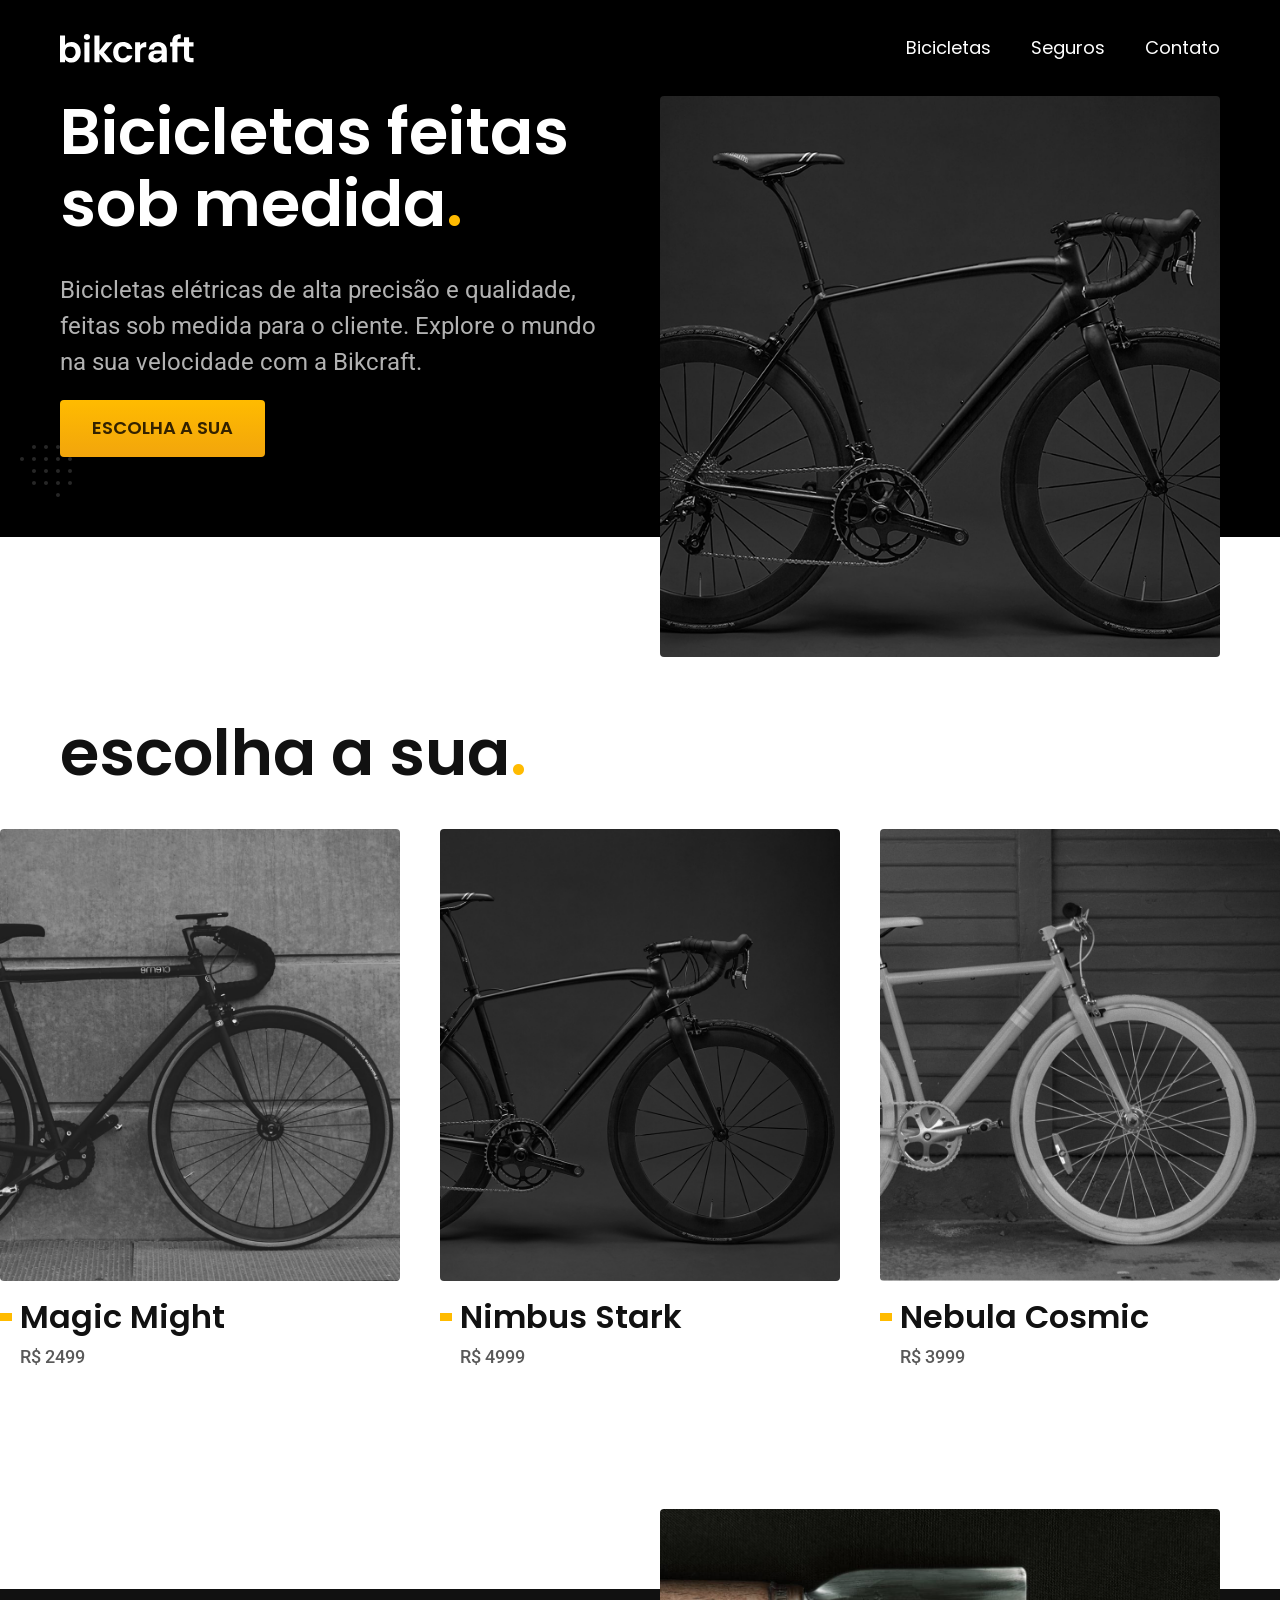
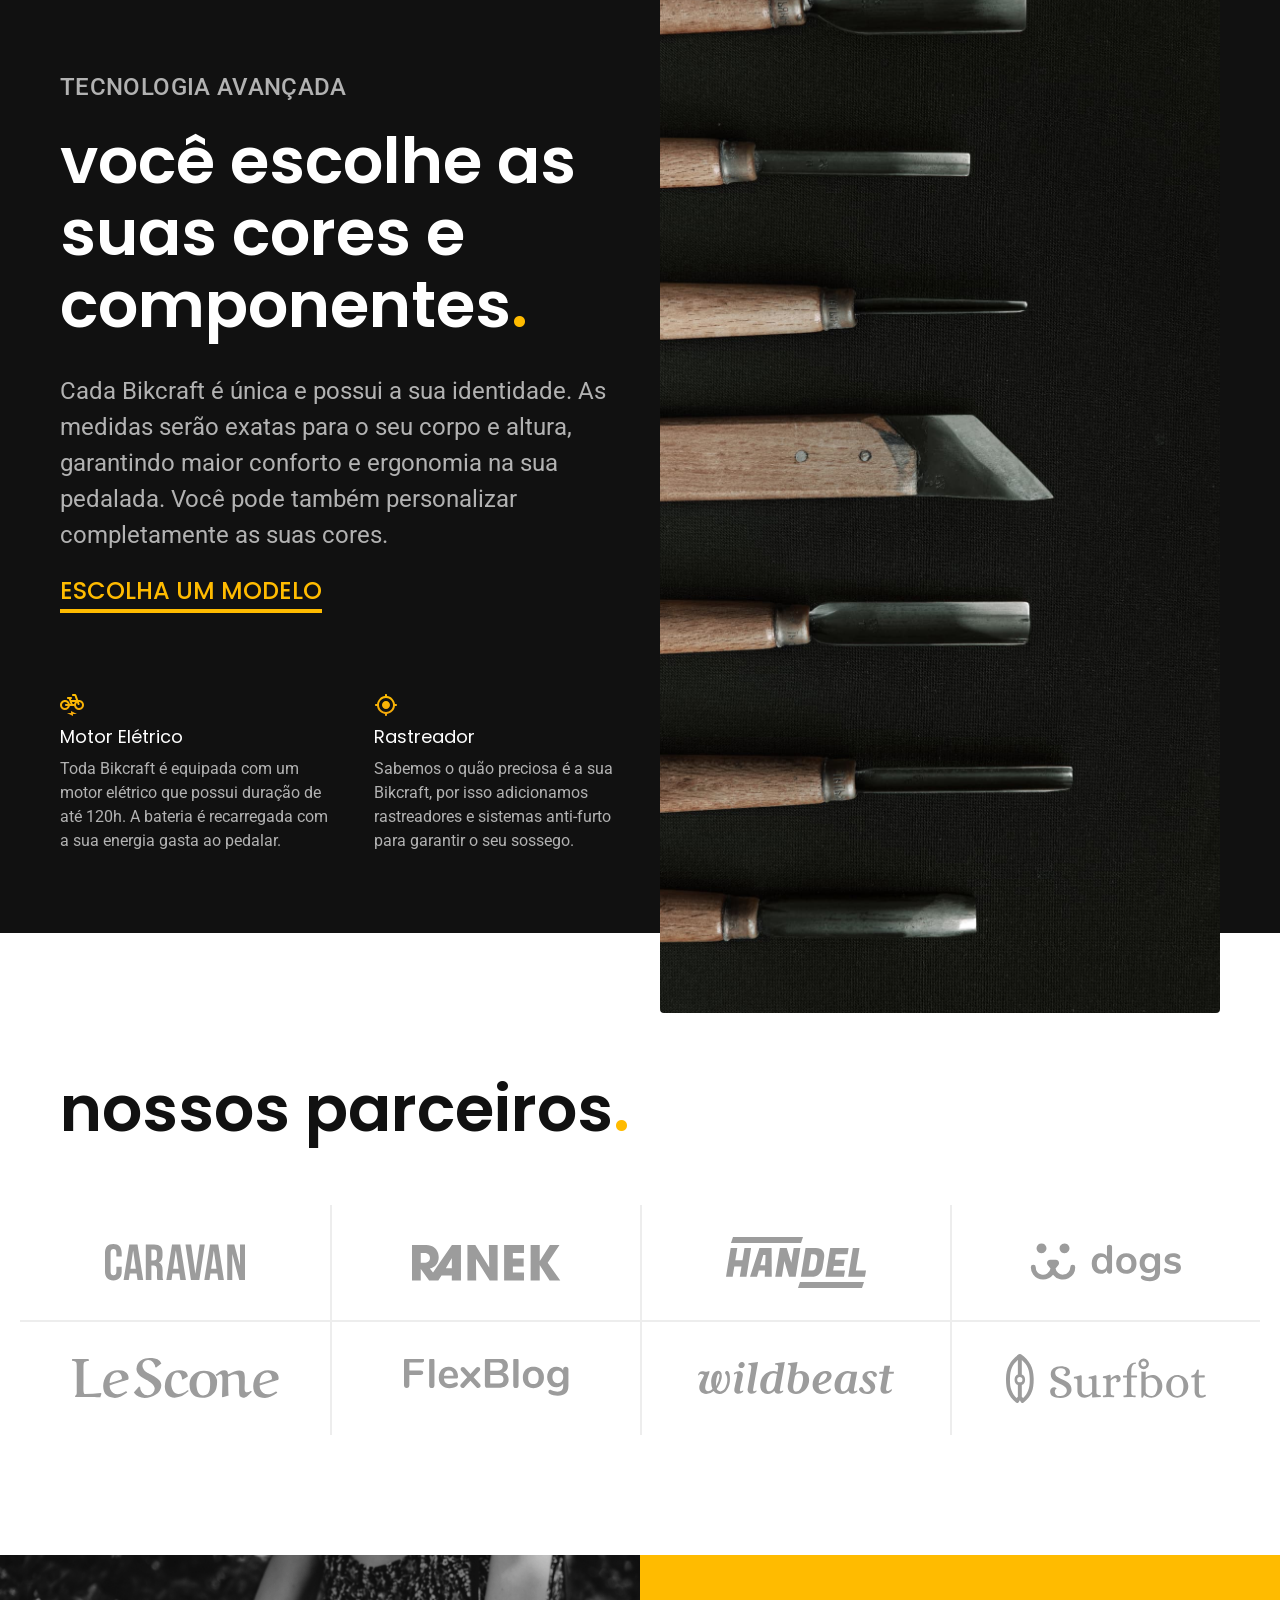
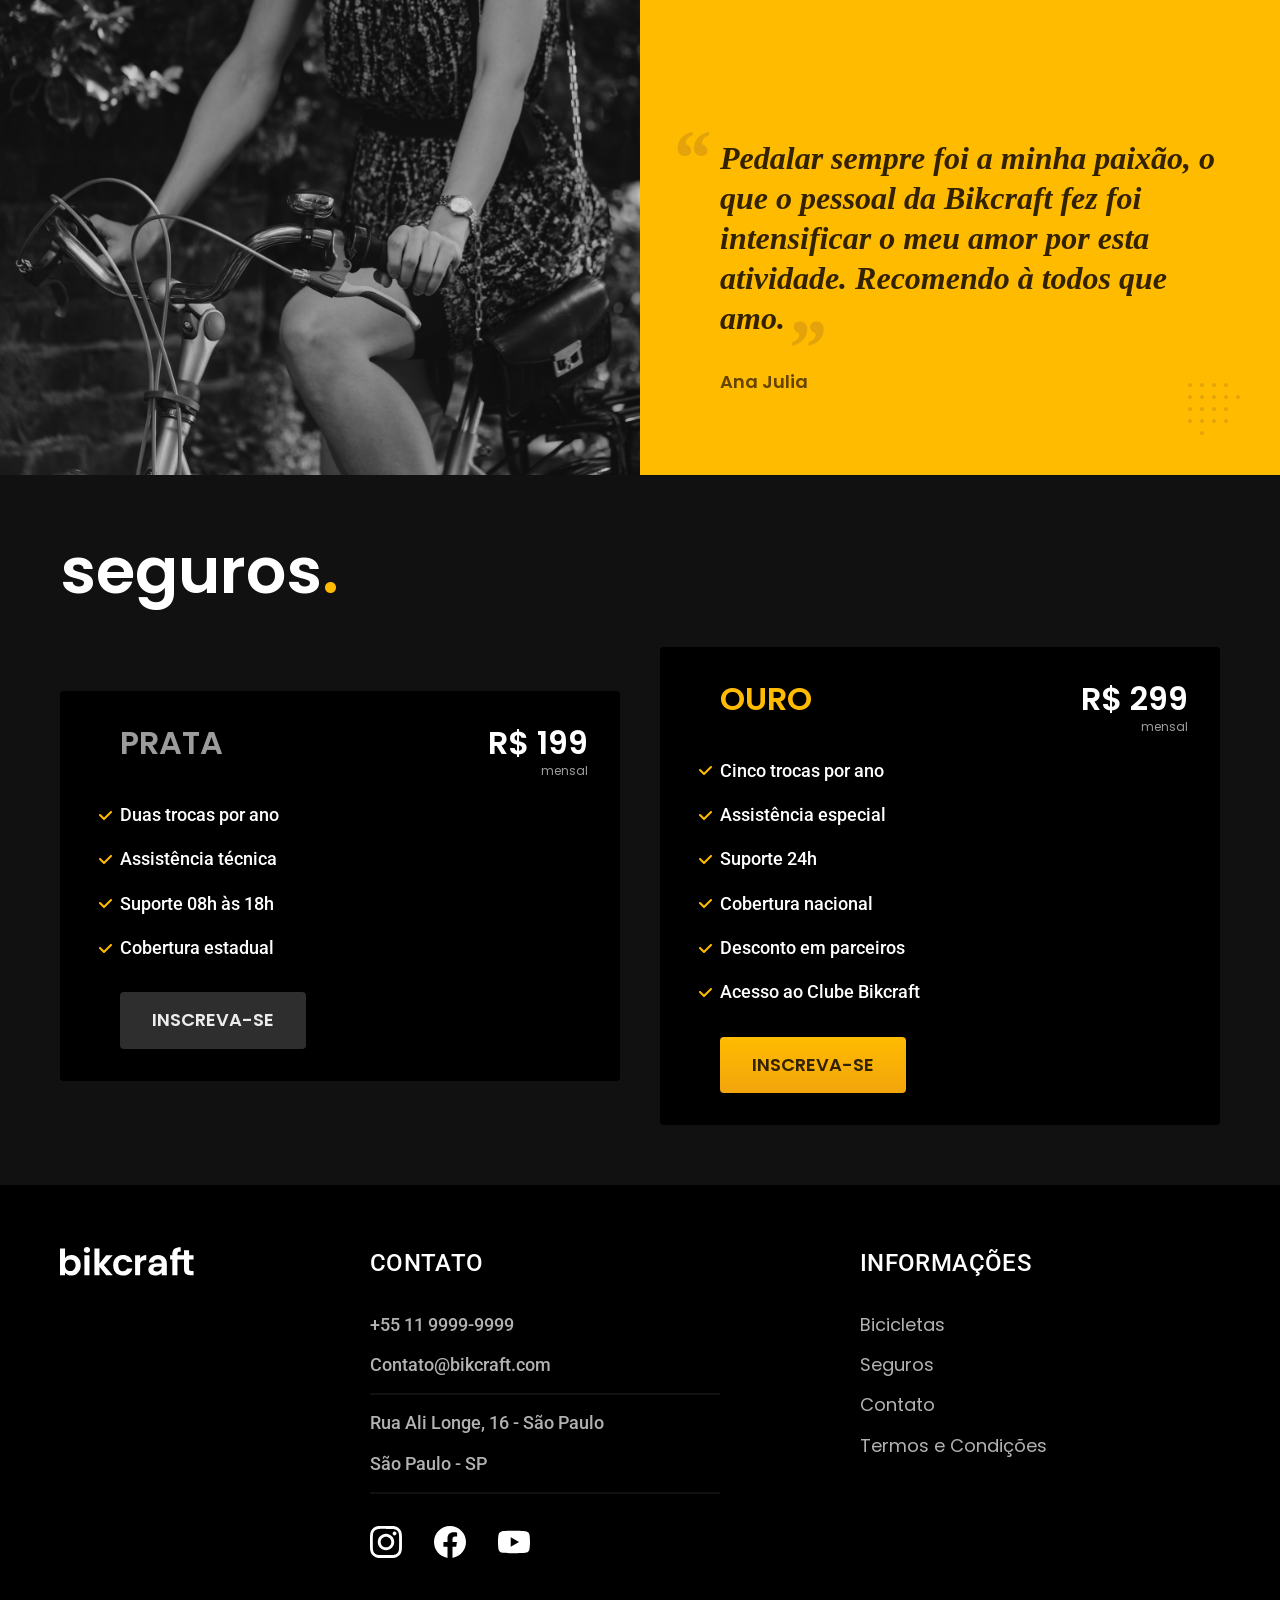
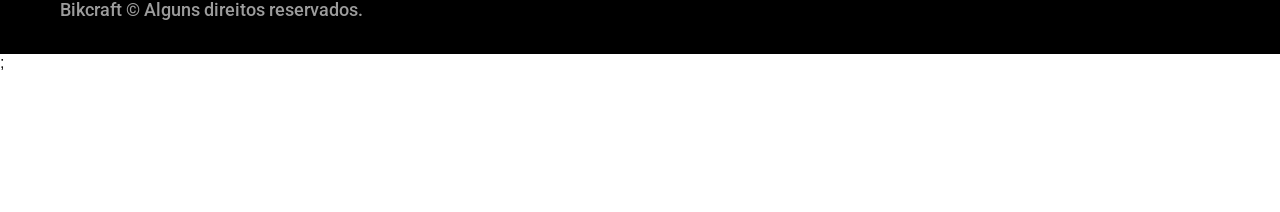
<file: index.html>
<!DOCTYPE html>
<html lang="pt-br">

<head>
    <meta charset="UTF-8">
    <meta name="viewport" content="width=device-width, initial-scale=1.0">
    <title>Bikcraft - Bicicletas Elétricas</title>
    <meta name="description" content="Bicicletas elétricas de alta precisão e qualidade,  feitas sob medida para o cliente. Explore o mundo na sua velocidade com a Bikcraft.">

    <link rel="icon" href="/favicon.svg" type="image/svg+xml">
    <link rel="preload" href="css/style.min.css " as="style">
    <link rel="stylesheet" href="css/style.min.css">


    <link rel="preconnect" href="https://fonts.googleapis.com">
    <link rel="preconnect" href="https://fonts.gstatic.com" crossorigin>
    <link href="https://fonts.googleapis.com/css2?family=Merriweather:ital,opsz,wght@0,18..144,900;1,18..144,900&family=Poppins:wght@400;600&family=Roboto:ital,wght@0,100..900;1,100..900&display=swap" rel="stylesheet">

    <script>document.documentElement.classList.add("js")</script>
</head>

<body>
    <header class="header-bg">
        <div class="header container">
            <a href="./">
                <img src="img/bikcraft.svg" width="136" height="32" alt="Bikcraft">
            </a>
            <nav aria-label="primaria">
                <ul class="header-menu font-1-m cor-0">
                    <li><a href="./bicicletas.html">Bicicletas</a></li>
                    <li><a href="./seguros.html">Seguros</a></li>
                    <li><a href="./contato.html">Contato</a></li>
                </ul>
            </nav>
        </div>
    </header>

    <main class="introducao-bg">
        <div class="introducao container">
            <div class="introducao-conteudo">
                <h1 class="font-1-xxl fadeInDown" data-anime="200">Bicicletas feitas sob medida<span class="cor-p1">.</span></h1>
                <p class="font-2-l fadeInDown" data-anime="400">Bicicletas elétricas de alta precisão e qualidade, feitas sob medida para o cliente. Explore o mundo na sua velocidade com a Bikcraft.</p>
                <a class="btn fadeInDown" data-anime="600" href="./bicicletas.html">Escolha a sua</a>
            </div>
            <picture class="fadeInDown" data-anime="800">
                <source media="(max-width: 800px)" srcset="./img/bicicletas/nimbus.jpg">
                <img src="img/fotos/introducao.jpg" width="1280" height="1600" alt="Bicicleta Elétrica preta">
            </picture>
        </div>
    </main>

    <article class="bicicletas-lista">
        <h2 class="container font-1-xxl">escolha a sua<span class="cor-p1">.</span></h2>

        <ul>
            <li>
                <a href="/bicicletas/magic.html">
                    <img src="/img/bicicletas/magic-home.jpg" srcset="/img/bicicletas/magic-home.jpg 1x, /img/bicicletas/magic.jpg 2x" width="920" height="1040" alt="Bicicleta Preta">
                    <h3 class="font-1-xl">Magic Might</h3>
                    <span class="font-2-m cor-8">R$ 2499</span>
                </a>
            </li>
            <li>
                <a href="/bicicletas/magic.html">
                    <img src="/img/bicicletas/nimbus-home.jpg" srcset="/img/bicicletas/nimbus-home.jpg 1x, /img/bicicletas/nimbus.jpg 2x" width="920" height="1040" alt="Bicicleta Preta">
                    <h3 class="font-1-xl">Nimbus Stark</h3>
                    <span class="font-2-m cor-8">R$ 4999</span>
                </a>
            </li>
            <li>
                <a href="/bicicletas/magic.html">
                    <img src="/img/bicicletas/nebula-home.jpg" srcset="/img/bicicletas/nebula-home.jpg 1x, /img/bicicletas/nebula.jpg 2x" width="920" height="1040" alt="Bicicleta Preta">
                    <h3 class="font-1-xl">Nebula Cosmic</h3>
                    <span class="font-2-m cor-8">R$ 3999</span>
                </a>
            </li>
        </ul>
    </article>

    <article class="tecnologia-bg">
        <div class="tecnologia container">
            <div class="tecnologia-conteudo">
                <span class="font-2-l-b cor-5">Tecnologia Avançada</span>
                <h2 class="font-1-xxl cor-0">você escolhe as suas cores e componentes<span class="cor-p1">.</span></h2>
                <p class="font-2-l cor-5">Cada Bikcraft é única e possui a sua identidade. As medidas serão exatas para o seu corpo e altura, garantindo maior conforto e ergonomia na sua pedalada. Você pode também personalizar completamente as suas cores.</p>
                <a class="link" href="/bicicletas.html">ESCOLHA UM MODELO</a>
                <div class="tecnologia-vantagens">
                    <div>
                        <img src="/img/icones/eletrica.svg" width="24" height="24" alt="">
                        <h3 class="font-1-m cor-0">Motor Elétrico</h3>
                        <p class="font-2-s cor-5">Toda Bikcraft é equipada com um motor elétrico que possui duração de até 120h. A bateria é recarregada com a sua energia gasta ao pedalar.</p>
                    </div>
                    <div>
                        <img src="/img/icones/rastreador.svg" width="24" height="24" alt="">
                        <h3 class="font-1-m cor-0">Rastreador</h3>
                        <p class="font-2-s cor-5">Sabemos o quão preciosa é a sua Bikcraft, por isso adicionamos rastreadores e sistemas anti-furto para garantir o seu sossego.</p>
                    </div>
                </div>

            </div>
            <div class="tecnologia-imagem">
                <img src="/img/fotos/tecnologia.jpg" width="1200" height="1920" alt="">
            </div>
        </div>
    </article>

    <section class="parceiros" aria-label="Nossos Parceiros">
        <h2 class="container font-1-xxl">nossos parceiros<span class="cor-p1">.</span></h2>

        <ul>
            <li><img src="./img/parceiros/caravan.svg" alt="Caravan" width="140" height="38"></li>
            <li><img src="./img/parceiros/ranek.svg" alt="Ranek" width="149" height="36"></li>
            <li><img src="./img/parceiros/handel.svg" alt="Handel" width="140" height="50"></li>
            <li><img src="./img/parceiros/dogs.svg" alt="Dogs" width="152" height="39"></li>
            <li><img src="./img/parceiros/lescone.svg" alt="LeScone" width="208" height="41"></li>
            <li><img src="./img/parceiros/flexblog.svg" alt="FlexBlog" width="165" height="38"></li>
            <li><img src="./img/parceiros/wildbeast.svg" alt="Wildbeast" width="196" height="34"></li>
            <li><img src="./img/parceiros/surfbot.svg" alt="Surfbot" width="200" height="49"></li>
        </ul>
    </section>

    <section class="depoimento" aria-label="Depoimento">
        <div>
            <img src="/img/fotos/depoimento.jpg" width="1560" height="1360" alt="Pessoa pedalando em uma Bikcraft">
        </div>
        <div class="depoimento-conteudo">
            <blockquote class="font-1-xl cor-p5">
                <p>Pedalar sempre foi a minha paixão, o que o pessoal da Bikcraft fez foi intensificar o meu amor por esta atividade. Recomendo à todos que amo.</p>
            </blockquote>
            <span class="font-1-m-b cor-p4">Ana Julia</span>
        </div>
    </section>

    <article class="seguros-bg">
        <div class="seguros container">
            <h2 class="font-1-xxl cor-0">seguros<span class="cor-p1">.</span></h2>
            <div class="seguros-item">
                <h3 class="font-1-xl cor-6">PRATA</h3>
                <span class="font-1-xl cor-0">R$ 199 <span class="font-1-xs cor-6">mensal</span></span>
                <ul class="font-2-m cor-0">
                    <li>Duas trocas por ano</li>
                    <li>Assistência técnica</li>
                    <li>Suporte 08h às 18h</li>
                    <li>Cobertura estadual</li>
                </ul>
                <a class="btn secundario" href="/orcamento.html">Inscreva-se</a>
            </div>

            <div class="seguros-item">
                <h3 class="font-1-xl cor-p1">OURO</h3>
                <span class="font-1-xl cor-0">R$ 299 <span class="font-1-xs cor-6">mensal</span></span>
                <ul class="font-2-m cor-0">
                    <li>Cinco trocas por ano</li>
                    <li>Assistência especial</li>
                    <li>Suporte 24h</li>
                    <li>Cobertura nacional</li>
                    <li>Desconto em parceiros</li>
                    <li>Acesso ao Clube Bikcraft</li>
                </ul>
                <a class="btn" href="/orcamento.html">Inscreva-se</a>
            </div>
        </div>
    </article>

    <footer class="footer-bg">
        <div class="footer container">
            <img src="img/bikcraft.svg" width="136" height="32" alt="">
            <div class="footer-contato">
                <h3 class="font-2-l-b cor-0">Contato</h3>
                <ul class="font-2-m cor-5">
                    <li><a href="tel:+551199999999">+55 11 9999-9999</a></li>
                    <li><a href="mailto:Contato@bikcraft.com">Contato@bikcraft.com</a></li>
                    <li>Rua Ali Longe, 16 - São Paulo</a></li>
                    <li>São Paulo - SP</a></li>
                </ul>
                <div class="footer-redes">
                    <a href="/">
                        <img src="img/redes/instagram.svg" width="32" height="32" alt="Instagram">
                    </a>
                    <a href="/">
                        <img src="img/redes/facebook.svg" width="32" height="32" alt="Facebook">
                    </a>
                    <a href="/">
                        <img src="img/redes/youtube.svg" width="32" height="32" alt="Youtube">
                    </a>
                </div>
            </div>
            <div class="footer-informacoes">
                <h3 class="font-2-l-b cor-0">Informações</h3>
                <nav>
                    <ul class="font-1-m cor-5">
                        <li><a href="/bicicletas.html">Bicicletas</a></li>
                        <li><a href="/seguros.html">Seguros</a></li>
                        <li><a href="/contato.html">Contato</a></li>
                        <li><a href="/termos.html">Termos e Condições</a></li>
                    </ul>
                </nav>
            </div>
            <p class="footer-copy font-2-m cor-6">Bikcraft © Alguns direitos reservados.</p>
        </div>
    </footer>
    <script src="js/plugins/simple-anime.js"></script>;
    <script src="js/script.js"></script>
</body>

</html>
</file>
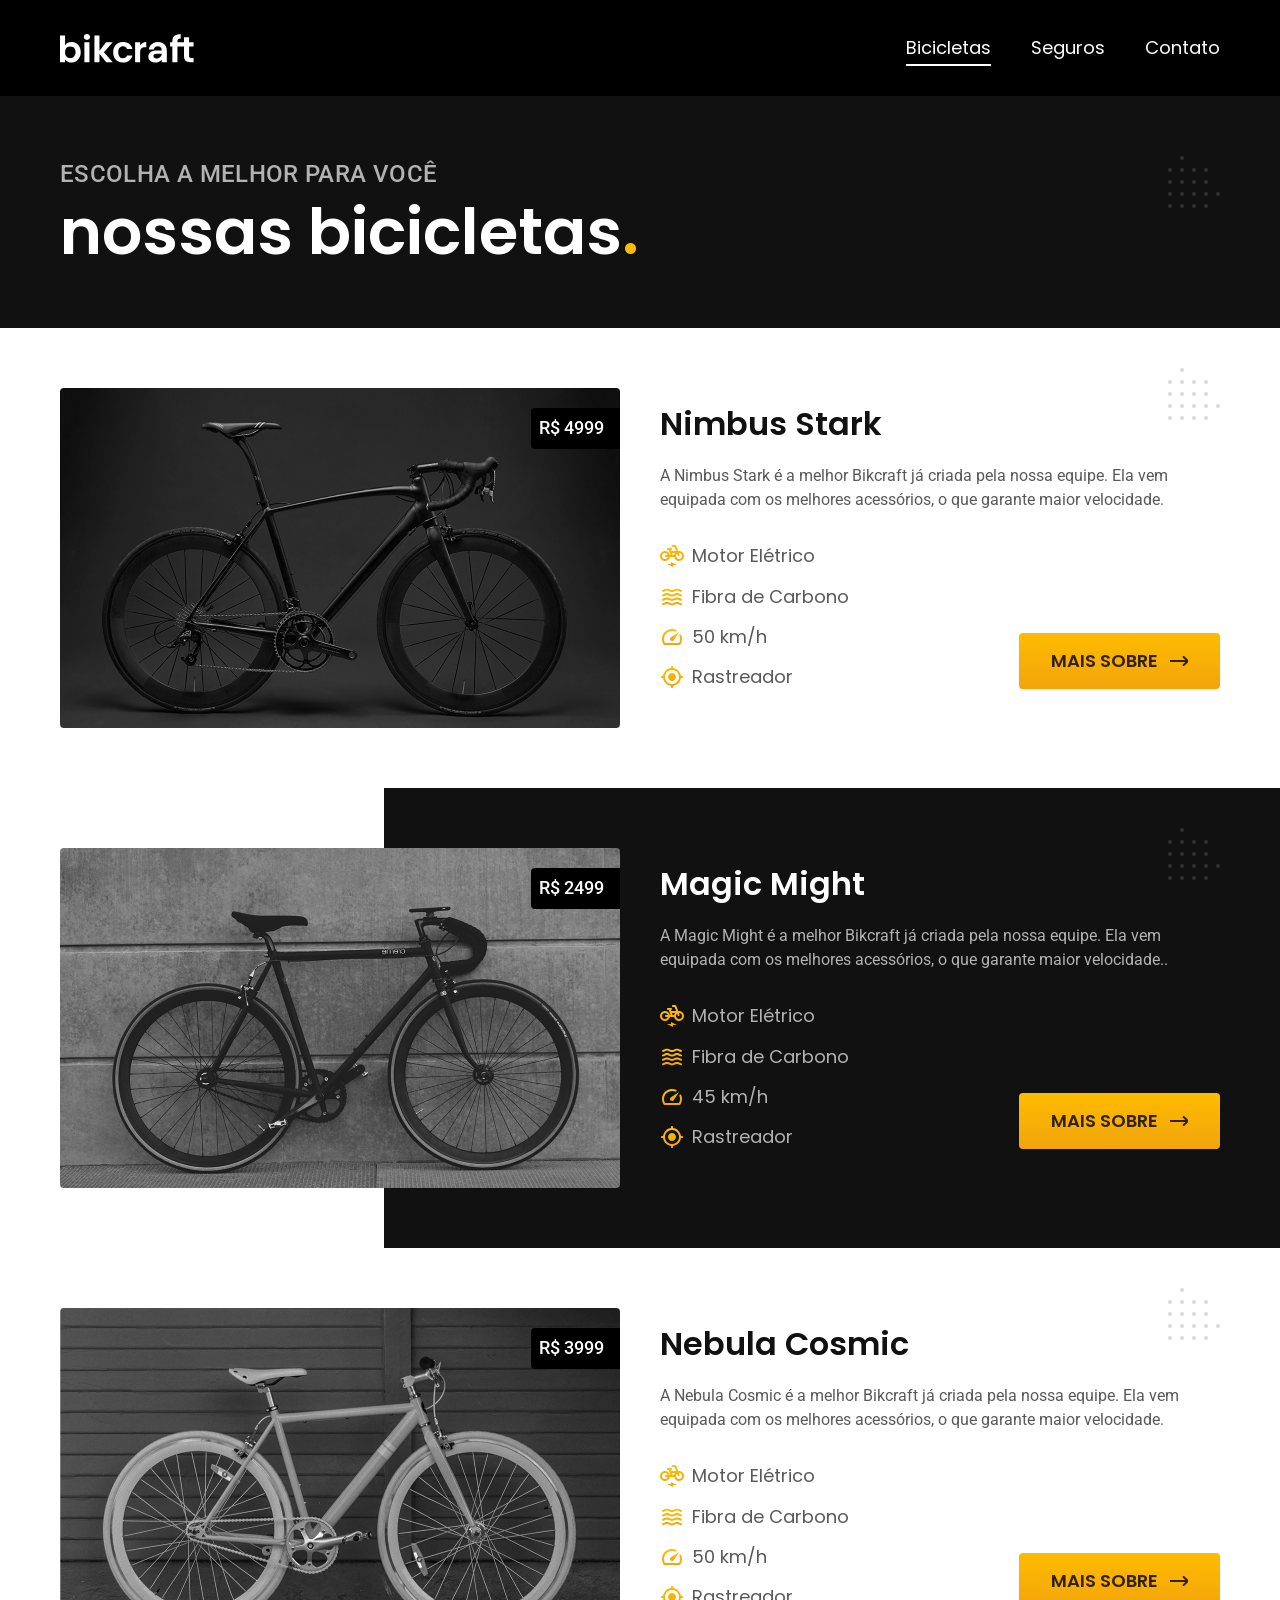
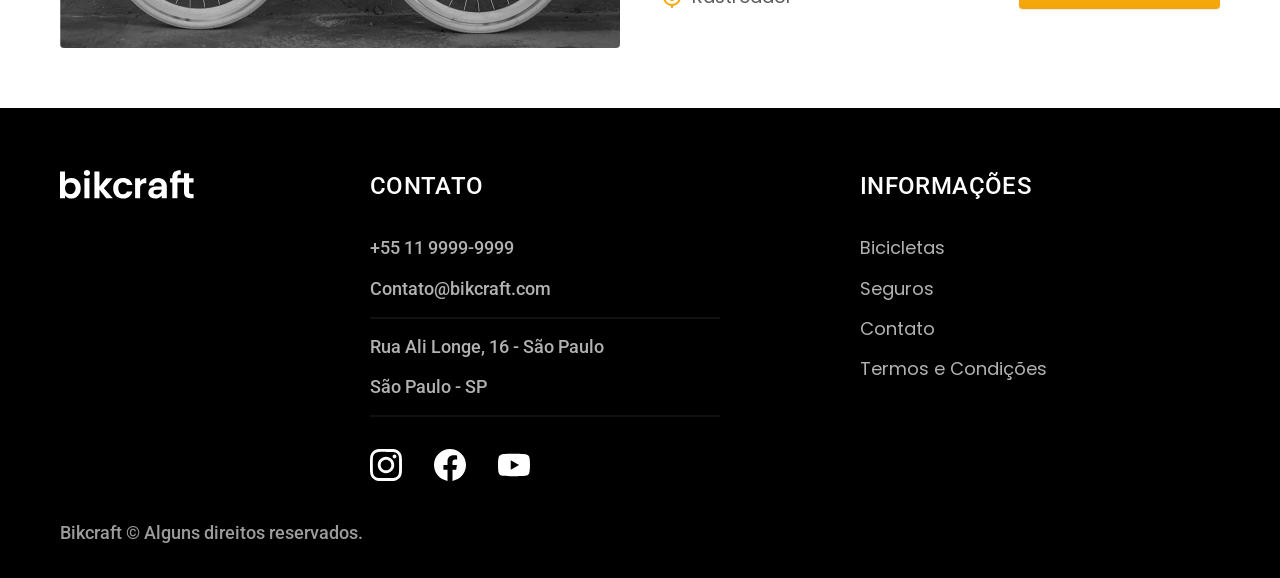
<file: bicicletas.html>
<!DOCTYPE html>
<html lang="pt-br">

<head>
    <meta charset="UTF-8">
    <meta name="viewport" content="width=device-width, initial-scale=1.0">
    <title>Bicicletas | Bikcraft</title>
    <meta name="description" content="Termos e Condições">
    <link rel="icon" href="/favicon.svg" type="image/svg+xml">
    <link rel="preload" href="css/style.min.css " as="style">
    <link rel="stylesheet" href="css/style.min.css">
    <link rel="preconnect" href="https://fonts.googleapis.com">
    <link rel="preconnect" href="https://fonts.gstatic.com" crossorigin>
    <link href="https://fonts.googleapis.com/css2?family=Merriweather:ital,opsz,wght@0,18..144,900;1,18..144,900&family=Poppins:wght@400;600&family=Roboto:ital,wght@0,100..900;1,100..900&display=swap" rel="stylesheet">
    <script>document.documentElement.classList.add("js")</script>
</head>

<body id="bicicletas">
    <header class="header-bg">
        <div class="header container">
            <a href="./">
                <img src="./img/bikcraft.svg" alt="Bikcraft">
            </a>
            <nav aria-label="primaria">
                <ul class="header-menu font-1-m cor-0">
                    <li><a href="./bicicletas.html">Bicicletas</a></li>
                    <li><a href="./seguros.html">Seguros</a></li>
                    <li><a href="./contato.html">Contato</a></li>
                </ul>
            </nav>
        </div>
    </header>

    <main>
        <div class="titulo-bg">
            <div class="titulo container">
                <p class="font-2-l-b cor-5">Escolha a melhor para você</p>
                <h1 class="font-1-xxl cor-0">nossas bicicletas<span class="cor-p1">.</span></h1>
            </div>
        </div>

        <div class="bicicletas container">
            <div class="bicicletas-imagem">
                <img src="/img/bicicletas/nimbus.jpg" alt="Bicicleta preta">
                <span class="font-2-m cor-0">R$ 4999</span>
            </div>
            <div class="bicicletas-conteudo">
                <h2 class="font-1-xl">Nimbus Stark</h2>
                <p class="font-2-s cor-8">A Nimbus Stark é a melhor Bikcraft já criada pela nossa equipe. Ela vem equipada com os melhores acessórios, o que garante maior velocidade.</p>
                <ul class="font-1-m cor-8">
                    <li>
                        <img src="/img/icones/eletrica.svg" alt="">
                        Motor Elétrico
                    </li>
                    <li>
                        <img src="/img/icones/carbono.svg" alt="">
                        Fibra de Carbono
                    </li>
                    <li>
                        <img src="/img/icones/velocidade.svg" alt="">
                        50 km/h
                    </li>
                    <li>
                        <img src="/img/icones/rastreador.svg" alt="">
                        Rastreador
                    </li>
                </ul>
                <a class="btn seta" href="/bicicletas/nimbus.html">Mais Sobre</a>
            </div>
        </div>

        <div class="bicicletas-bg">
            <div class="bicicletas container">
                <div class="bicicletas-imagem">
                    <img src="/img/bicicletas/magic.jpg" alt="Bicicleta preta">
                    <span class="font-2-m cor-0">R$ 2499</span>
                </div>

                <div class="bicicletas-conteudo">
                    <h2 class="font-1-xl cor-0">Magic Might</h2>
                    <p class="font-2-s cor-5">A Magic Might é a melhor Bikcraft já criada pela nossa equipe. Ela vem equipada com os melhores acessórios, o que garante maior velocidade..</p>
                    <ul class="font-1-m cor-5">
                        <li>
                            <img src="/img/icones/eletrica.svg" alt="">
                            Motor Elétrico
                        </li>
                        <li>
                            <img src="/img/icones/carbono.svg" alt="">
                            Fibra de Carbono
                        </li>
                        <li>
                            <img src="/img/icones/velocidade.svg" alt="">
                            45 km/h
                        </li>
                        <li>
                            <img src="/img/icones/rastreador.svg" alt="">
                            Rastreador
                        </li>
                    </ul>
                    <a class="btn seta" href="/bicicletas/magic.html">Mais Sobre</a>
                </div>
            </div>
        </div>


        <div class="bicicletas container">
            <div class="bicicletas-imagem">
                <img src="./img/bicicletas/nebula.jpg" alt="Bicicleta preta">
                <span class="font-2-m cor-0">R$ 3999</span>
            </div>
            <div class="bicicletas-conteudo">
                <h2 class="font-1-xl">Nebula Cosmic</h2>
                <p class="font-2-s cor-8">A Nebula Cosmic é a melhor Bikcraft já criada pela nossa equipe. Ela vem equipada com os melhores acessórios, o que garante maior velocidade.</p>
                <ul class="font-1-m cor-8">
                    <li>
                        <img src="./img/icones/eletrica.svg" alt="">
                        Motor Elétrico
                    </li>
                    <li>
                        <img src="./img/icones/carbono.svg" alt="">
                        Fibra de Carbono
                    </li>
                    <li>
                        <img src="./img/icones/velocidade.svg" alt="">
                        50 km/h
                    </li>
                    <li>
                        <img src="./img/icones/rastreador.svg" alt="">
                        Rastreador
                    </li>
                </ul>
                <a class="btn seta" href="./bicicletas/nebula.html">Mais Sobre</a>
            </div>
        </div>

    </main>

    <footer class="footer-bg">
        <div class="footer container">
            <img src="img/bikcraft.svg" alt="">
            <div class="footer-contato">
                <h3 class="font-2-l-b cor-0">Contato</h3>
                <ul class="font-2-m cor-5">
                    <li><a href="tel:+551199999999">+55 11 9999-9999</a></li>
                    <li><a href="mailto:Contato@bikcraft.com">Contato@bikcraft.com</a></li>
                    <li>Rua Ali Longe, 16 - São Paulo</a></li>
                    <li>São Paulo - SP</a></li>
                </ul>
                <div class="footer-redes">
                    <a href="/">
                        <img src="img/redes/instagram.svg" alt="Instagram">
                    </a>
                    <a href="/">
                        <img src="img/redes/facebook.svg" alt="Facebook">
                    </a>
                    <a href="/">
                        <img src="img/redes/youtube.svg" alt="Youtube">
                    </a>
                </div>
            </div>
            <div class="footer-informacoes">
                <h3 class="font-2-l-b cor-0">Informações</h3>
                <nav>
                    <ul class="font-1-m cor-5">
                        <li><a href="/bicicletas.html">Bicicletas</a></li>
                        <li><a href="/seguros.html">Seguros</a></li>
                        <li><a href="/contato.html">Contato</a></li>
                        <li><a href="/termos.html">Termos e Condições</a></li>
                    </ul>
                </nav>
            </div>
            <p class="footer-copy font-2-m cor-6">Bikcraft © Alguns direitos reservados.</p>
        </div>
    </footer>

    <script src="js/script.js"></script>
</body>
</file>
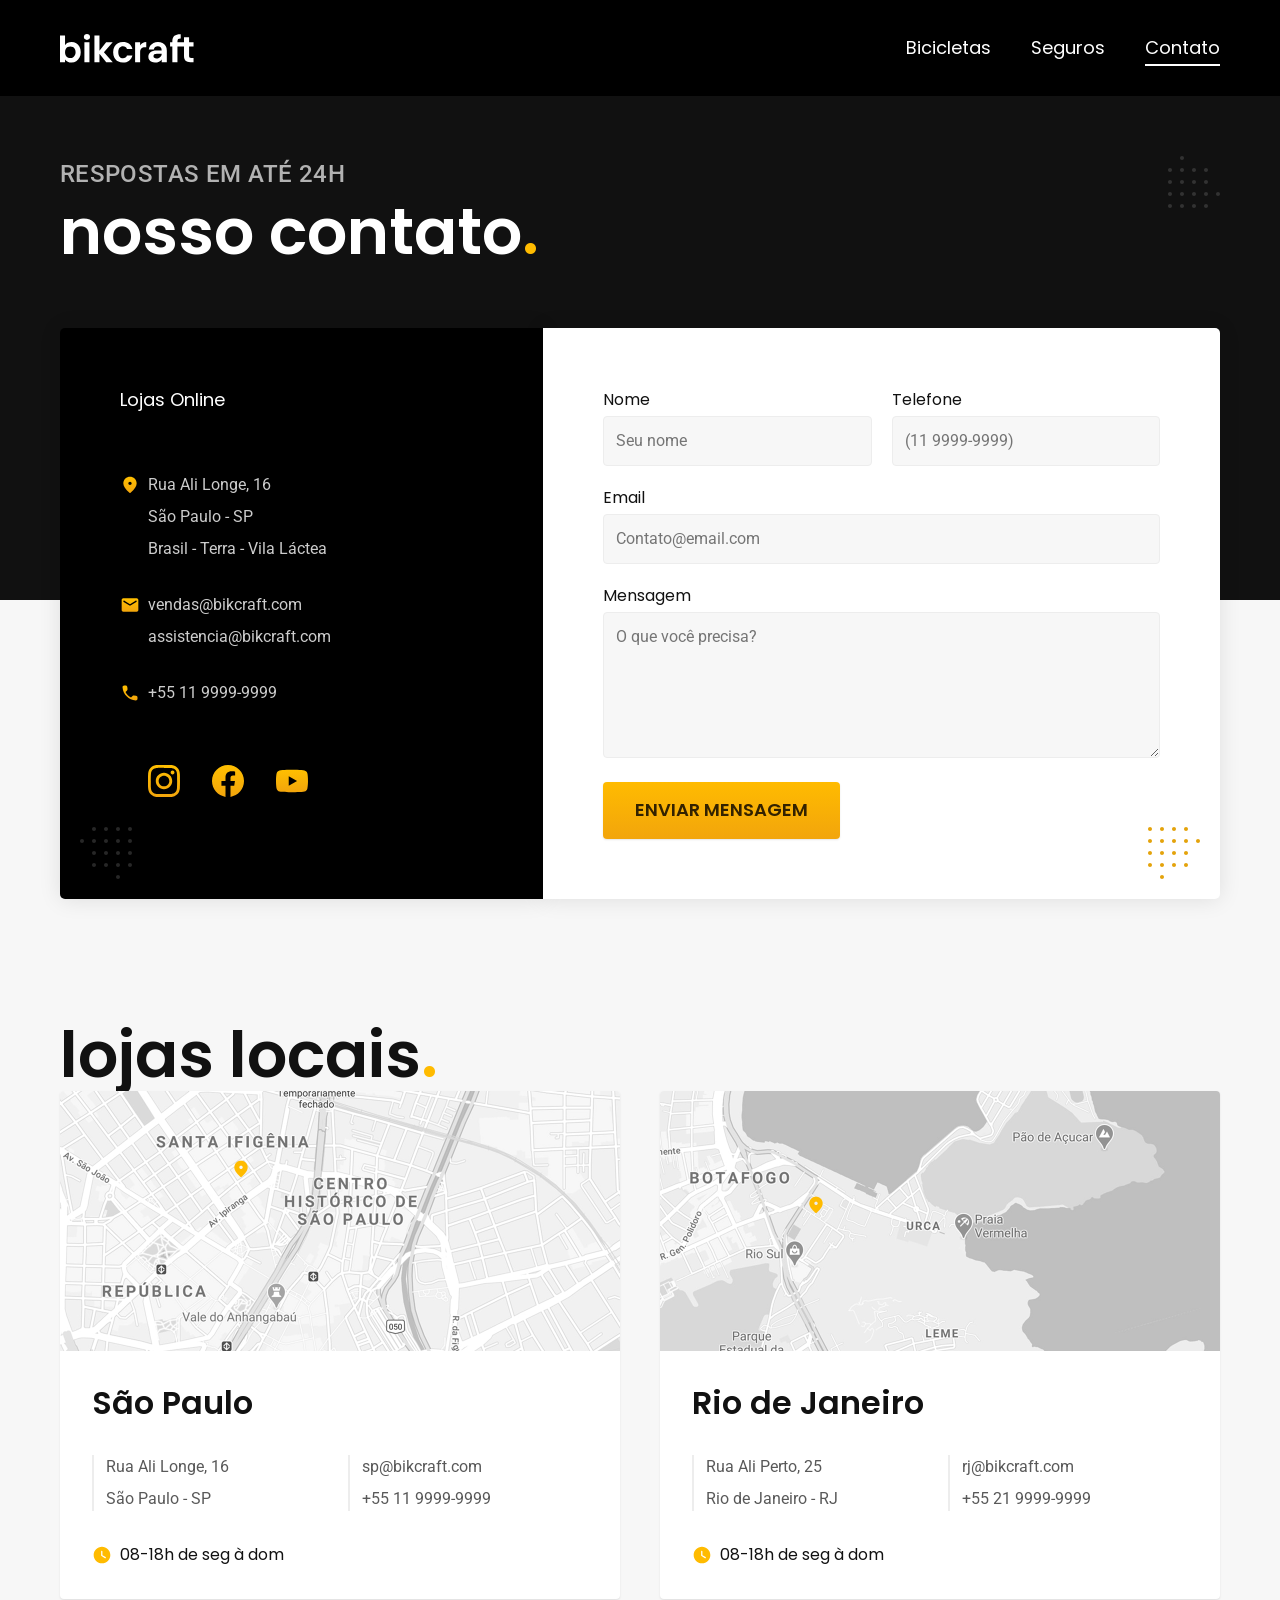
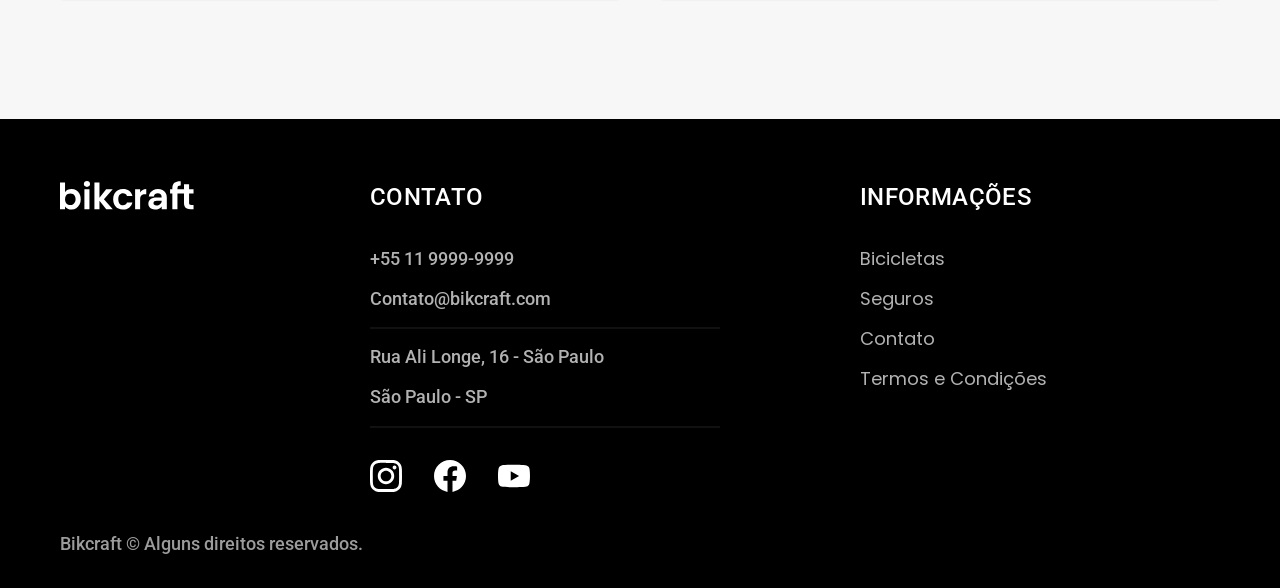
<file: contato.html>
<!DOCTYPE html>
<html lang="pt-br">

<head>
    <meta charset="UTF-8">
    <meta name="viewport" content="width=device-width, initial-scale=1.0">
    <title>Contato | Bikcraft</title>
    <meta name="description" content="Contato">
    <link rel="icon" href="/favicon.svg" type="image/svg+xml">
    <link rel="preload" href="css/style.min.css " as="style">
    <link rel="stylesheet" href="css/style.min.css">
    <link rel="preconnect" href="https://fonts.googleapis.com">
    <link rel="preconnect" href="https://fonts.gstatic.com" crossorigin>
    <link href="https://fonts.googleapis.com/css2?family=Merriweather:ital,opsz,wght@0,18..144,900;1,18..144,900&family=Poppins:wght@400;600&family=Roboto:ital,wght@0,100..900;1,100..900&display=swap" rel="stylesheet">
    <script>document.documentElement.classList.add("js")</script>
</head>

<body id="contato">
    <header class="header-bg">
        <div class="header container">
            <a href="./">
                <img src="img/bikcraft.svg" alt="Bikcraft">
            </a>
            <nav aria-label="primaria">
                <ul class="header-menu font-1-m cor-0">
                    <li><a href="./bicicletas.html">Bicicletas</a></li>
                    <li><a href="./seguros.html">Seguros</a></li>
                    <li><a href="./contato.html">Contato</a></li>
                </ul>
            </nav>
        </div>
    </header>

    <main>
        <div class="titulo-bg">
            <div class="titulo container">
                <p class="font-2-l-b cor-5">Respostas em até 24h</p>
                <h1 class="font-1-xxl cor-0">nosso contato<span class="cor-p1">.</span></h1>
            </div>
        </div>

        <div class="contato container">
            <section class="contato-dados" aria-label="Endereço">
                <h2 class="font-1-m cor-0">Lojas Online</h2>
                <div class="contato-endereco font-2-s cor-4">
                    <p>Rua Ali Longe, 16</p>
                    <p>São Paulo - SP</p>
                    <p>Brasil - Terra - Vila Láctea</p>
                </div>
                <address class="contato-meios font-2-s cor-4">
                    <a href="mailto:vendas@bikcraft.com">vendas@bikcraft.com</a>
                    <a href="mailto:assistencia@bikcraft.com">assistencia@bikcraft.com</a>
                    <a href="tel:+551199999999">+55 11 9999-9999</a>
                </address>
                <div class="contato-redes">
                    <a href="/">
                        <img src="img/redes/instagram-p.svg" alt="Instagram">
                    </a>
                    <a href="/">
                        <img src="img/redes/facebook-p.svg" alt="Facebook">
                    </a>
                    <a href="/">
                        <img src="img/redes/youtube-p.svg" alt="Youtube">
                    </a>
                </div>
            </section>
            <section class="contato-formulario" aria-label="Formulário">
                <form class="form" action="./contato.html">
                    <div>
                        <label for="nome">Nome</label>
                        <input type="text" id="nome" name="nome" placeholder="Seu nome">
                    </div>
                    <div>
                        <label for="email">Telefone</label>
                        <input type="text" id="telefone" name="telefone" placeholder="(11 9999-9999)">
                    </div>
                    <div class="col-2">
                        <label for="email">Email</label>
                        <input type="email" id="email" name="email" placeholder="Contato@email.com">
                    </div>
                    <div class="col-2">
                        <label for="mensagem">Mensagem</label>
                        <textarea rows="5" id="mensagem" name="mensagem" placeholder="O que você precisa?"></textarea>
                    </div>
                    <button class="col-2 btn">Enviar Mensagem</button>
                </form>
            </section>
        </div>
    </main>

    <article class="lojas container">
        <h2 class="font-1-xxl">lojas locais<span class="cor-p1">.</span></h2>
        <div class="lojas-item">
            <img src="/img/lojas/sp.jpg" alt="mapa marcando o endereço da rua de SP">
            <div class="lojas-conteudo">
                <h3 class="font-1-xl">São Paulo</h3>
                <div class="lojas-dados font-2-s cor-8">
                    <p>Rua Ali Longe, 16</p>
                    <p>São Paulo - SP</p>
                </div>
                <div class="lojas-dados font-2-s cor-8">
                    <a href="mailto:assistencia@bikcraft.com">sp@bikcraft.com</a>
                    <a href="tel:+551199999999">+55 11 9999-9999</a>
                </div>
                <p class="lojas-tempo font-1-s"><img src="img/icones/horario.svg" alt="">08-18h de seg à dom </p>
            </div>
        </div>
        <div class="lojas-item">
            <img src="/img/lojas/rj.jpg" alt="mapa marcando o endereço da rua de RJ">
            <div class="lojas-conteudo">
                <h3 class="font-1-xl">Rio de Janeiro</h3>
                <div class="lojas-dados font-2-s cor-8">
                    <p>Rua Ali Perto, 25</p>
                    <p>Rio de Janeiro - RJ</p>
                </div>
                <div class="lojas-dados font-2-s cor-8">
                    <a href="mailto:assistencia@bikcraft.com">rj@bikcraft.com</a>
                    <a href="tel:+551199999999">+55 21 9999-9999</a>
                </div>
                <p class="lojas-tempo font-1-s"><img src="img/icones/horario.svg" alt="">08-18h de seg à dom </p>
            </div>
        </div>
    </article>

    <footer class="footer-bg">
        <div class="footer container">
            <img src="img/bikcraft.svg" alt="">
            <div class="footer-contato">
                <h3 class="font-2-l-b cor-0">Contato</h3>
                <ul class="font-2-m cor-5">
                    <li><a href="tel:+551199999999">+55 11 9999-9999</a></li>
                    <li><a href="mailto:Contato@bikcraft.com">Contato@bikcraft.com</a></li>
                    <li>Rua Ali Longe, 16 - São Paulo</a></li>
                    <li>São Paulo - SP</a></li>
                </ul>
                <div class="footer-redes">
                    <a href="/">
                        <img src="img/redes/instagram.svg" alt="Instagram">
                    </a>
                    <a href="/">
                        <img src="img/redes/facebook.svg" alt="Facebook">
                    </a>
                    <a href="/">
                        <img src="img/redes/youtube.svg" alt="Youtube">
                    </a>
                </div>
            </div>
            <div class="footer-informacoes">
                <h3 class="font-2-l-b cor-0">Informações</h3>
                <nav>
                    <ul class="font-1-m cor-5">
                        <li><a href="/bicicletas.html">Bicicletas</a></li>
                        <li><a href="/seguros.html">Seguros</a></li>
                        <li><a href="/contato.html">Contato</a></li>
                        <li><a href="/termos.html">Termos e Condições</a></li>
                    </ul>
                </nav>
            </div>
            <p class="footer-copy font-2-m cor-6">Bikcraft © Alguns direitos reservados.</p>
        </div>
    </footer>

    <script src="js/script.js"></script>
</body>
</file>
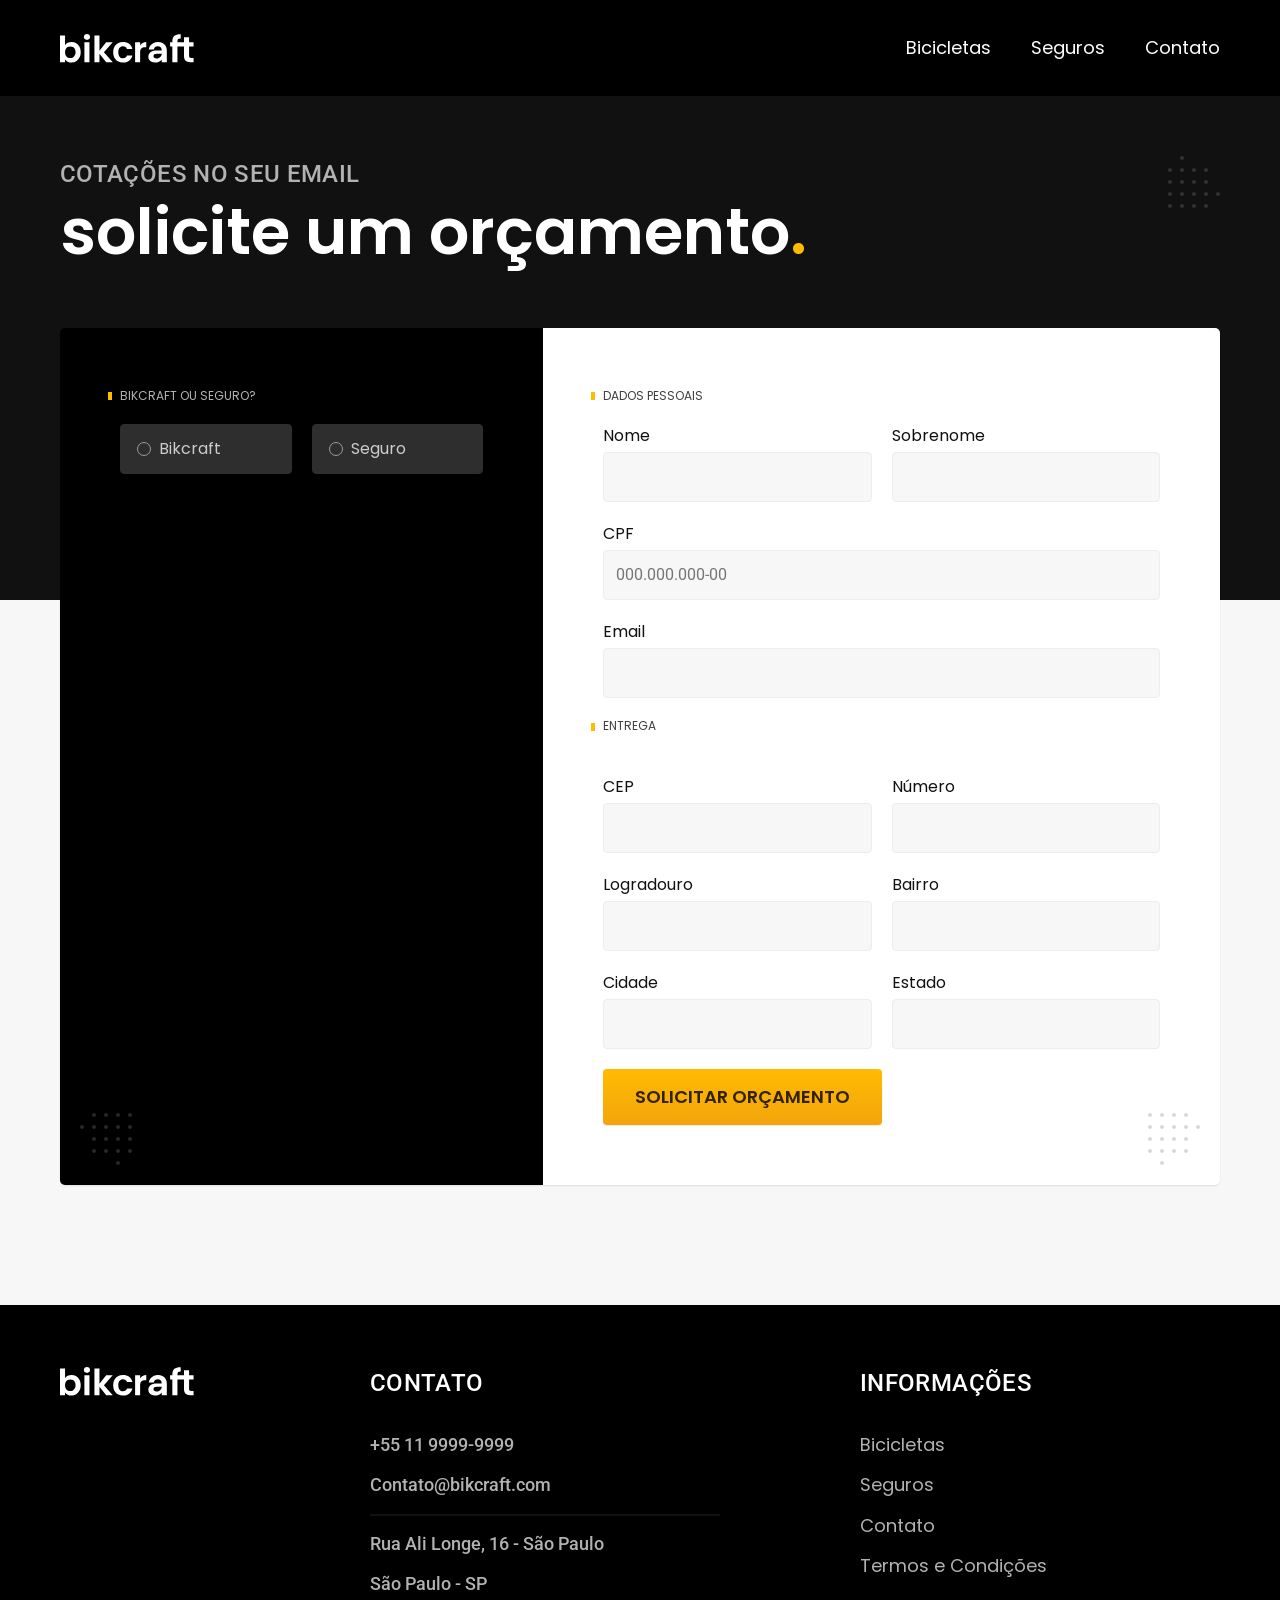
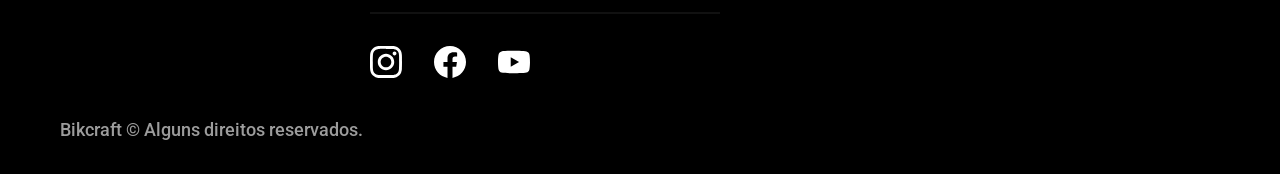
<file: orcamento.html>
<!DOCTYPE html>
<html lang="pt-br">

<head>
    <meta charset="UTF-8">
    <meta name="viewport" content="width=device-width, initial-scale=1.0">
    <title>Orçamento | Bikcraft</title>
    <meta name="description" content="Orçamento.">
    <link rel="stylesheet" href="./css/style.min.css">
    <link rel="preconnect" href="https://fonts.googleapis.com">
    <link rel="preconnect" href="https://fonts.gstatic.com" crossorigin>
    <link href="https://fonts.googleapis.com/css2?family=Merriweather:ital,opsz,wght@0,18..144,900;1,18..144,900&family=Poppins:wght@400;600&family=Roboto:ital,wght@0,100..900;1,100..900&display=swap" rel="stylesheet">
    <script>document.documentElement.classList.add("js")</script>
</head>

<body id="orcamento">
    <header class="header-bg">
        <div class="header container">
            <a href="./">
                <img src="./img/bikcraft.svg" alt="Bikcraft">
            </a>
            <nav aria-label="primaria">
                <ul class="header-menu font-1-m cor-0">
                    <li><a href="./bicicletas.html">Bicicletas</a></li>
                    <li><a href="./seguros.html">Seguros</a></li>
                    <li><a href="./contato.html">Contato</a></li>
                </ul>
            </nav>
        </div>
    </header>

    <main>
        <div class="titulo-bg">
            <div class="titulo container">
                <p class="font-2-l-b cor-5">Cotações no seu email</p>
                <h1 class="font-1-xxl cor-0">solicite um orçamento<span class="cor-p1">.</span></h1>
            </div>
        </div>

        <form class="orcamento container" action="./orcamento.html">
            <div class="orcamento-produto">
                <h2 class="font-1-xs cor-5">Bikcraft ou Seguro?</h2>

                <input type="radio" name="tipo" value="bikcraft" id="bikcraft">
                <label for="bikcraft">Bikcraft</label>

                <input type="radio" name="tipo" value="seguro" id="seguro">
                <label for="seguro">Seguro</label>

                <div class="orcamento-conteudo" id="orcamento-bikcraft">
                    <h2 class="font-1-xs cor-5">Escolha a sua</h2>

                    <input type="radio" name="produto" value="nimbus" id="nimbus">
                    <label for="nimbus">Nimbus Stark <span>R$ 4999</span></label>
                    <div class="orcamento-detalhes">
                        <ul class="font-1-xs cor-8">
                            <li><img src="img/icones/eletrica.svg" alt=""> Motor Elétrico</li>
                            <li><img src="img/icones/carbono.svg" alt=""> Fibra de Carbono</li>
                            <li><img src="img/icones/velocidade.svg" alt=""> 50 km/h</li>
                            <li><img src="img/icones/rastreador.svg" alt=""> Rastreador</li>
                        </ul>
                        <img src="/img/bicicletas/nimbus.jpg" alt="Bicicleta preta">
                    </div>

                    <input type="radio" name="produto" value="magic" id="magic">
                    <label for="magic">Magic Might <span>R$ 2499</span></label>
                    <div class="orcamento-detalhes">
                        <ul class="font-1-xs cor-8">
                            <li><img src="img/icones/eletrica.svg" alt=""> Motor Elétrico</li>
                            <li><img src="img/icones/carbono.svg" alt=""> Fibra de Carbono</li>
                            <li><img src="img/icones/velocidade.svg" alt=""> 45 km/h</li>
                            <li><img src="img/icones/rastreador.svg" alt=""> Rastreador</li>
                        </ul>
                        <img src="/img/bicicletas/magic.jpg" alt="Bicicleta preta">
                    </div>


                    <input type="radio" name="produto" value="nebula" id="nebula">
                    <label for="nebula">Nebula Cosmic <span>R$ 3999</span></label>
                    <div class="orcamento-detalhes">
                        <ul class="font-1-xs cor-8">
                            <li><img src="img/icones/eletrica.svg" alt=""> Motor Elétrico</li>
                            <li><img src="img/icones/carbono.svg" alt=""> Fibra de Carbono</li>
                            <li><img src="img/icones/velocidade.svg" alt=""> 40 km/h</li>
                            <li><img src="img/icones/rastreador.svg" alt=""> Rastreador</li>
                        </ul>
                        <img src="/img/bicicletas/nebula.jpg" alt="Bicicleta branca">
                    </div>
                </div>

                <div class="orcamento-conteudo" id="orcamento-seguro">
                    <h2 class="font-1-xs cor-5">Escolha o plano</h2>

                    <input type="radio" name="produto" value="prata" id="prata">
                    <label for="prata">Prata <span>R$ 199</span></label>

                    <input type="radio" name="produto" value="ouro" id="ouro">
                    <label for="ouro">Ouro <span>R$ 299</span></label>
                </div>
            </div>
            <div class="orcamento-dados form">
                <h2 class="font-1-xs cor-9 col-2">Dados Pessoais</h2>
                <div>
                    <label for="nome">Nome</label>
                    <input type="text" id="nome" name="nome">
                </div>
                <div>
                    <label for="sobrenome">Sobrenome</label>
                    <input type="text" id="sobrenome" name="sobrenome">
                </div>
                <div class="col-2">
                    <label for="cpf">CPF</label>
                    <input type="text" id="cpf" name="cpf" placeholder="000.000.000-00">
                </div>
                <div class="col-2">
                    <label for="email">Email</label>
                    <input type="email" id="email" name="email">
                </div>

                <h2 class="font-1-xs cor-9 col-2">Entrega</h2>
                <div>
                    <label for="cep">CEP</label>
                    <input type="text" id="cep" name="cep">
                </div>
                <div>
                    <label for="numero">Número</label>
                    <input type="text" id="numero" name="numero">
                </div>
                <div>
                    <label for="logradouro">Logradouro</label>
                    <input type="text" id="logradouro" name="logradouro">
                </div>
                <div>
                    <label for="bairro">Bairro</label>
                    <input type="text" id="bairro" name="bairro">
                </div>
                <div>
                    <label for="cidade">Cidade</label>
                    <input type="text" id="cidade" name="cidade">
                </div>
                <div>
                    <label for="estado">Estado</label>
                    <input type="text" id="estado" name="estado">
                </div>
                <button class="btn col-2">Solicitar Orçamento</button>
            </div>
        </form>


    </main>

    <footer class="footer-bg">
        <div class="footer container">
            <img src="./img/bikcraft.svg" alt="Bikcraft">
            <div class="footer-contato">
                <h3 class="font-2-l-b cor-0">Contato</h3>
                <ul class="font-2-m cor-5">
                    <li><a href="tel:+551199999999">+55 11 9999-9999</a></li>
                    <li><a href="mailto:Contato@bikcraft.com">Contato@bikcraft.com</a></li>
                    <li>Rua Ali Longe, 16 - São Paulo</li>
                    <li>São Paulo - SP</li>
                </ul>
                <div class="footer-redes">
                    <a href="/">
                        <img src="./img/redes/instagram.svg" alt="Instagram">
                    </a>
                    <a href="/">
                        <img src="./img/redes/facebook.svg" alt="Facebook">
                    </a>
                    <a href="/">
                        <img src="./img/redes/youtube.svg" alt="Youtube">
                    </a>
                </div>
            </div>
            <div class="footer-informacoes">
                <h3 class="font-2-l-b cor-0">Informações</h3>
                <nav>
                    <ul class="font-1-m cor-5">
                        <li><a href="./bicicletas.html">Bicicletas</a></li>
                        <li><a href="./seguros.html">Seguros</a></li>
                        <li><a href="./contato.html">Contato</a></li>
                        <li><a href="./termos.html">Termos e Condições</a></li>
                    </ul>
                </nav>
            </div>
            <p class="footer-copy font-2-m cor-6">Bikcraft © Alguns direitos reservados.</p>
        </div>
    </footer>

    <script src="js/script.js"></script>
</body>

</html>
</file>
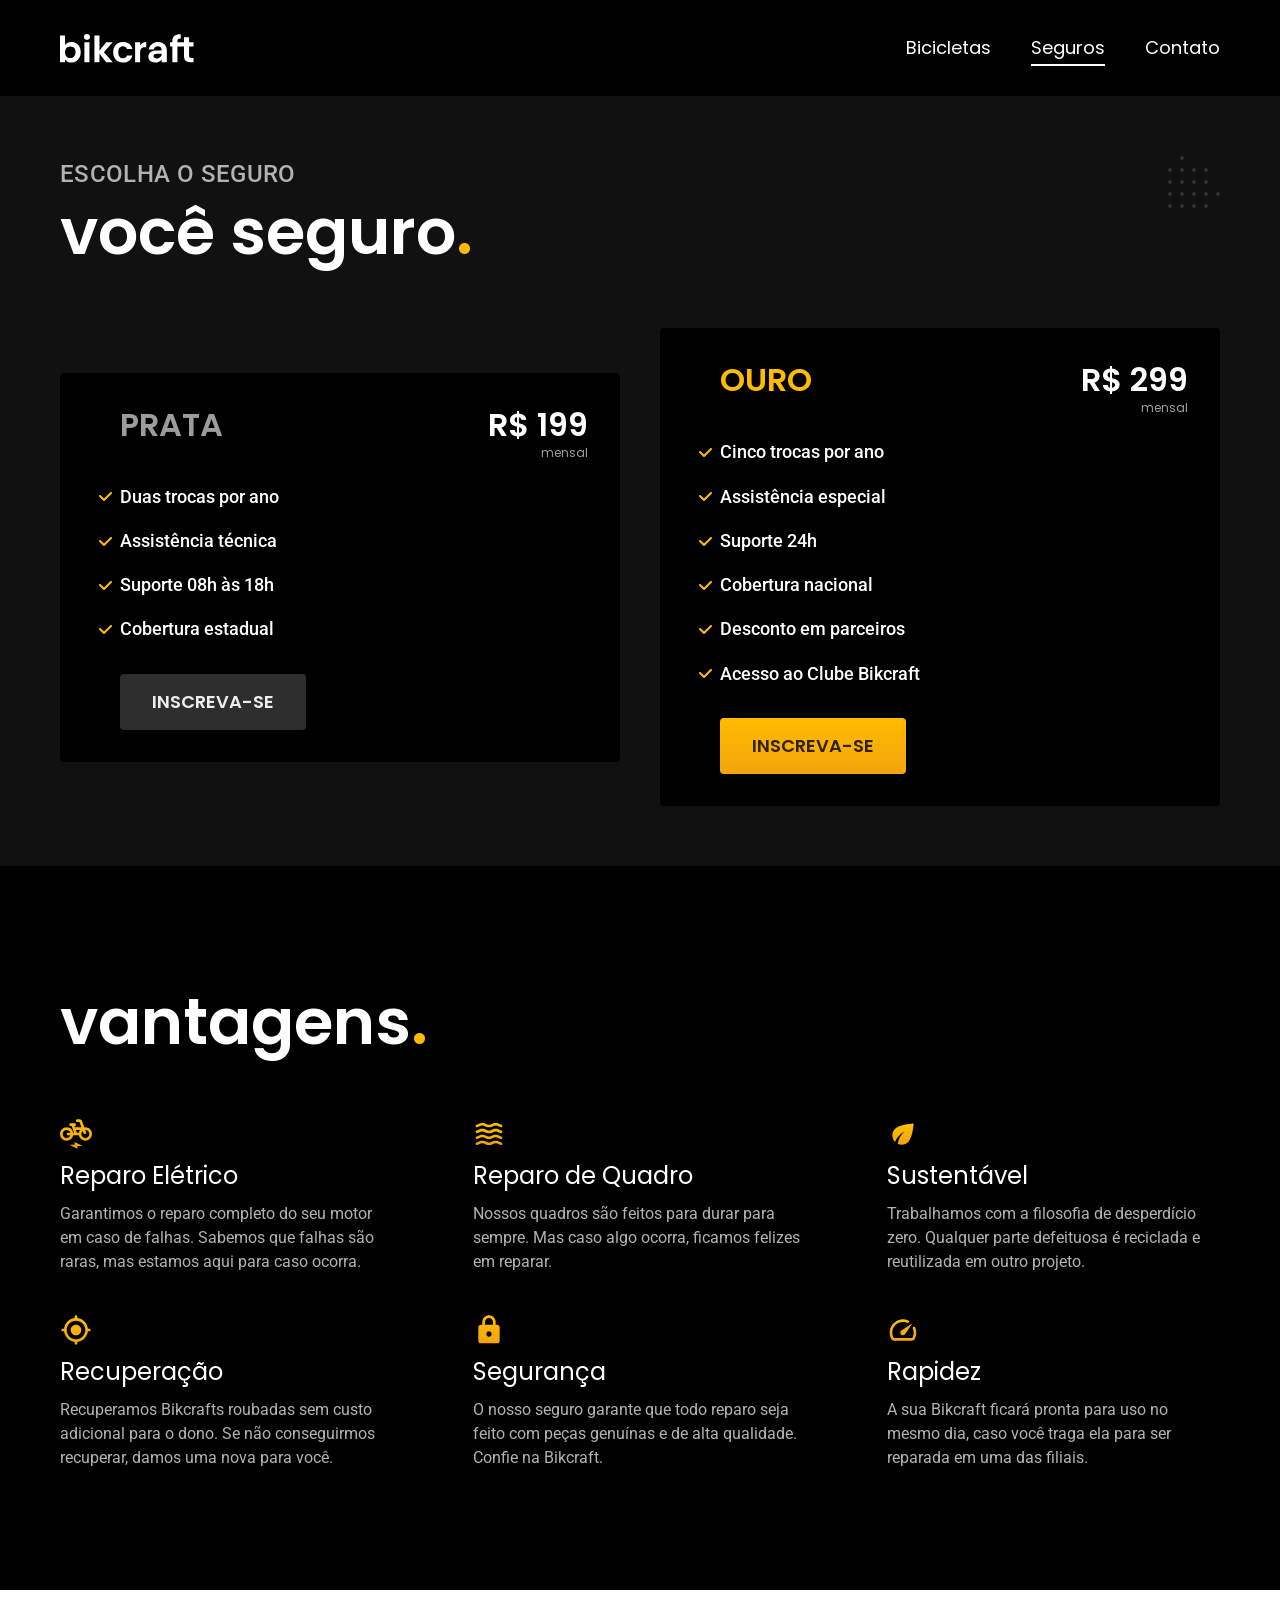
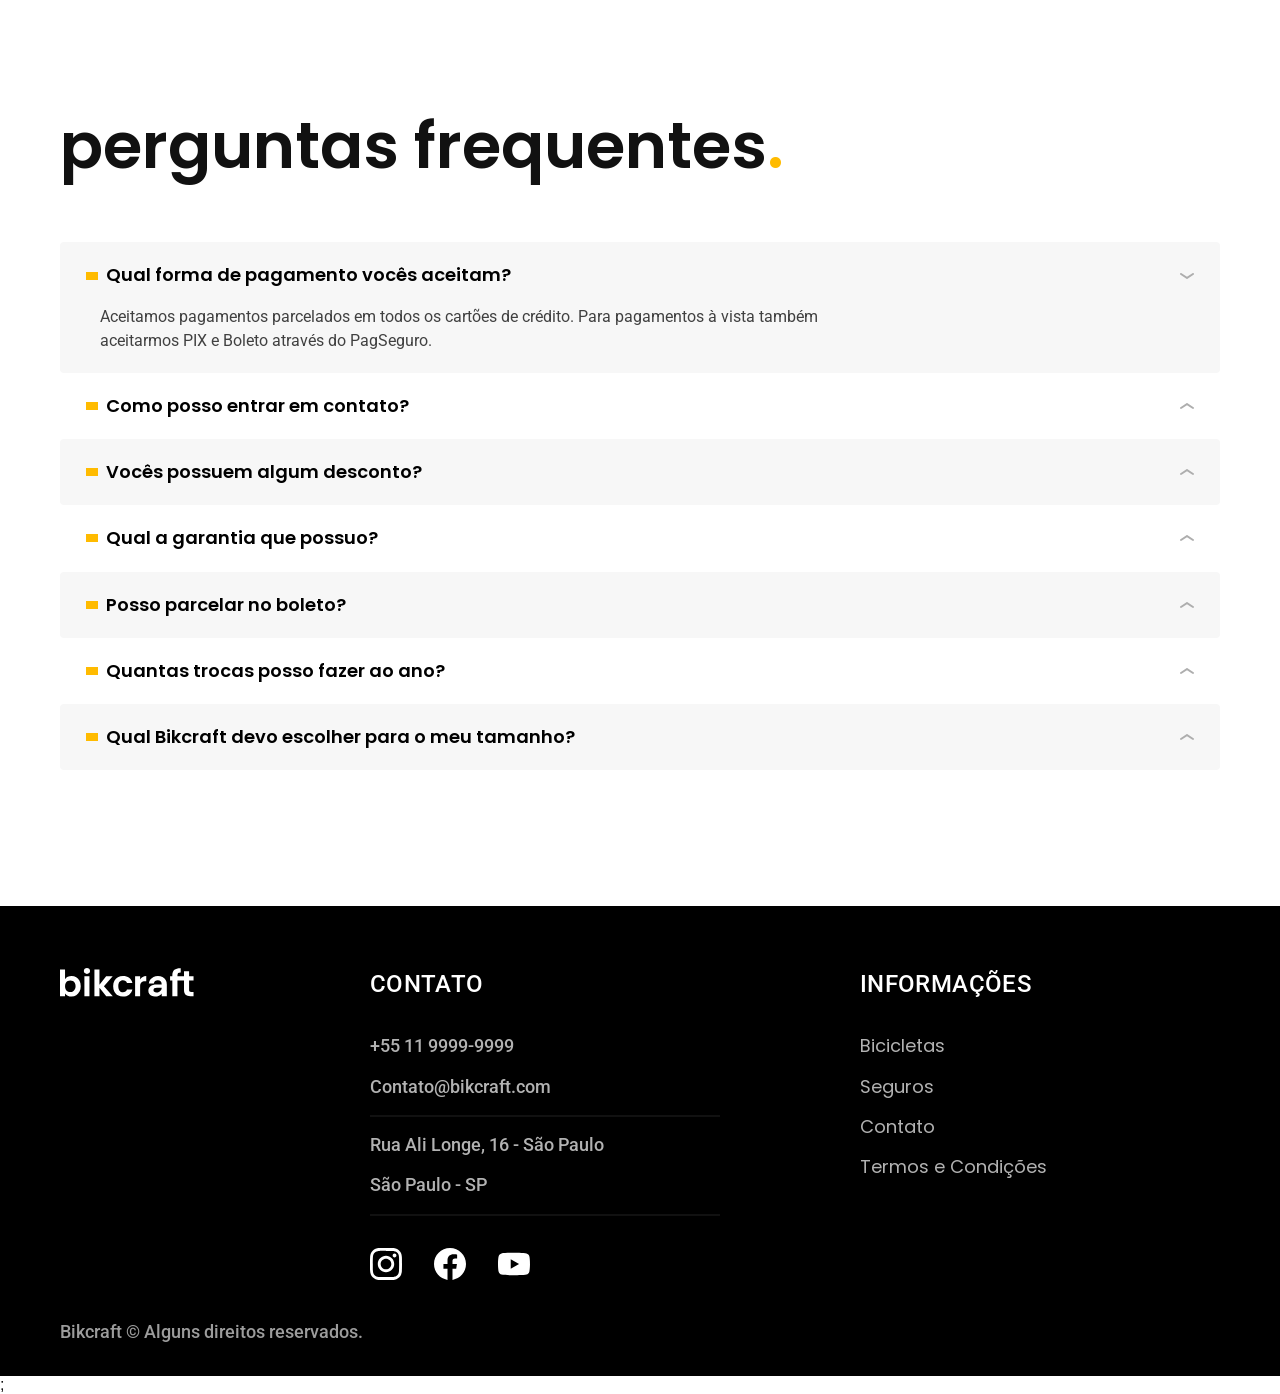
<file: seguros.html>
<!DOCTYPE html>
<html lang="pt-br">

<head>
    <meta charset="UTF-8">
    <meta name="viewport" content="width=device-width, initial-scale=1.0">
    <title>Seguros | Bikcraft</title>
    <meta name="description" content="Termos e Condições">
    <link rel="icon" href="/favicon.svg" type="image/svg+xml">
    <link rel="preload" href="css/style.min.css " as="style">
    <link rel="stylesheet" href="css/style.min.css">
    <link rel="preconnect" href="https://fonts.googleapis.com">
    <link rel="preconnect" href="https://fonts.gstatic.com" crossorigin>
    <link href="https://fonts.googleapis.com/css2?family=Merriweather:ital,opsz,wght@0,18..144,900;1,18..144,900&family=Poppins:wght@400;600&family=Roboto:ital,wght@0,100..900;1,100..900&display=swap" rel="stylesheet">
    <script>document.documentElement.classList.add("js")</script>
</head>

<body id="seguros">
    <header class="header-bg">
        <div class="header container">
            <a href="./">
                <img src="img/bikcraft.svg" alt="Bikcraft">
            </a>
            <nav aria-label="primaria">
                <ul class="header-menu font-1-m cor-0">
                    <li><a href="./bicicletas.html">Bicicletas</a></li>
                    <li><a href="./seguros.html">Seguros</a></li>
                    <li><a href="./contato.html">Contato</a></li>
                </ul>
            </nav>
        </div>
    </header>

    <main class="seguros-bg">
        <div class="titulo-bg">
            <div class="titulo container">
                <p class="font-2-l-b cor-5">Escolha o seguro</p>
                <h1 class="font-1-xxl cor-0">você seguro<span class="cor-p1">.</span></h1>
            </div>
        </div>
        <div class="seguros container">
            <div class="seguros-item fadeInLeft" data-anime="200">
                <h3 class="font-1-xl cor-6">PRATA</h3>
                <span class="font-1-xl cor-0">R$ 199 <span class="font-1-xs cor-6">mensal</span></span>
                <ul class="font-2-m cor-0">
                    <li>Duas trocas por ano</li>
                    <li>Assistência técnica</li>
                    <li>Suporte 08h às 18h</li>
                    <li>Cobertura estadual</li>
                </ul>
                <a class="btn secundario" href="/orcamento.html?tipo=seguro&produto=prata">Inscreva-se</a>
            </div>

            <div class="seguros-item fadeInRight" data-anime="400">
                <h3 class="font-1-xl cor-p1">OURO</h3>
                <span class="font-1-xl cor-0">R$ 299 <span class="font-1-xs cor-6">mensal</span></span>
                <ul class="font-2-m cor-0">
                    <li>Cinco trocas por ano</li>
                    <li>Assistência especial</li>
                    <li>Suporte 24h</li>
                    <li>Cobertura nacional</li>
                    <li>Desconto em parceiros</li>
                    <li>Acesso ao Clube Bikcraft</li>
                </ul>
                <a class="btn" href="/orcamento.html?tipo=seguro&produto=ouro">Inscreva-se</a>
            </div>
        </div>


    </main>

    <article class="vantagens-bg">
        <div class="vantagens container">
            <h2 class="font-1-xxl cor-0">vantagens<span class="cor-p1">.</span></h2>
            <ul>
                <li>
                    <img src="/img/icones/eletrica.svg" alt="">
                    <h3 class="font-1-l cor-0">Reparo Elétrico</h3>
                    <p class="font-2-s cor-5">Garantimos o reparo completo do seu motor em caso de falhas. Sabemos que falhas são raras, mas estamos aqui para caso ocorra.</p>
                </li>
                <li>
                    <img src="/img/icones/carbono.svg" alt="">
                    <h3 class="font-1-l cor-0">Reparo de Quadro</h3>
                    <p class="font-2-s cor-5">Nossos quadros são feitos para durar para sempre. Mas caso algo ocorra, ficamos felizes em reparar.</p>
                </li>
                <li>
                    <img src="/img/icones/sustentavel.svg" alt="">
                    <h3 class="font-1-l cor-0">Sustentável</h3>
                    <p class="font-2-s cor-5">Trabalhamos com a filosofia de desperdício zero. Qualquer parte defeituosa é reciclada e reutilizada em outro projeto.</p>
                </li>
                <li>
                    <img src="/img/icones/rastreador.svg" alt="">
                    <h3 class="font-1-l cor-0">Recuperação</h3>
                    <p class="font-2-s cor-5">Recuperamos Bikcrafts roubadas sem custo adicional para o dono. Se não conseguirmos recuperar, damos uma nova para você.</p>
                </li>
                <li>
                    <img src="/img/icones/seguro.svg" alt="">
                    <h3 class="font-1-l cor-0">Segurança</h3>
                    <p class="font-2-s cor-5">O nosso seguro garante que todo reparo seja feito com peças genuínas e de alta qualidade. Confie na Bikcraft.</p>
                </li>
                <li>
                    <img src="/img/icones/velocidade.svg" alt="">
                    <h3 class="font-1-l cor-0">Rapidez</h3>
                    <p class="font-2-s cor-5">A sua Bikcraft ficará pronta para uso no mesmo dia, caso você traga ela para ser reparada em uma das filiais.</p>
                </li>
            </ul>
        </div>
    </article>

    <article class="perguntas container">
        <h2 class="font-1-xxl">perguntas frequentes<span class="cor-p1">.</span></h2>

        <dl>
            <div>
                <dt><button class="font-1-m-b" aria-controls="pergunta-1" aria-expanded="true">Qual forma de pagamento vocês aceitam?</button></dt>
                <dd id="pergunta-1" class="font-2-s cor-9 ativa">Aceitamos pagamentos parcelados em todos os cartões de crédito. Para pagamentos à vista também aceitarmos PIX e Boleto através do PagSeguro.</dd>
            </div>
            <div>
                <dt><button class="font-1-m-b" aria-controls="pergunta-2" aria-expanded="false">Como posso entrar em contato?</button></dt>
                <dd id="pergunta-2" class="font-2-s cor-9">Aceitamos pagamentos parcelados em todos os cartões de crédito. Para pagamentos à vista também aceitarmos PIX e Boleto através do PagSeguro.</dd>
            </div>
            <div>
                <dt><button class="font-1-m-b" aria-controls="pergunta-3" aria-expanded="false">Vocês possuem algum desconto?</button></dt>
                <dd id="pergunta-3" class="font-2-s cor-9">Aceitamos pagamentos parcelados em todos os cartões de crédito. Para pagamentos à vista também aceitarmos PIX e Boleto através do PagSeguro.</dd>
            </div>
            <div>
                <dt><button class="font-1-m-b" aria-controls="pergunta-4" aria-expanded="false">Qual a garantia que possuo?</button></dt>
                <dd id="pergunta-4" class="font-2-s cor-9">Aceitamos pagamentos parcelados em todos os cartões de crédito. Para pagamentos à vista também aceitarmos PIX e Boleto através do PagSeguro.</dd>
            </div>
            <div>
                <dt><button class="font-1-m-b" aria-controls="pergunta-5" aria-expanded="false">Posso parcelar no boleto?</button></dt>
                <dd id="pergunta-5" class="font-2-s cor-9">Aceitamos pagamentos parcelados em todos os cartões de crédito. Para pagamentos à vista também aceitarmos PIX e Boleto através do PagSeguro.</dd>
            </div>
            <div>
                <dt><button class="font-1-m-b" aria-controls="pergunta-6" aria-expanded="false">Quantas trocas posso fazer ao ano?</button></dt>
                <dd id="pergunta-6" class="font-2-s cor-9">Aceitamos pagamentos parcelados em todos os cartões de crédito. Para pagamentos à vista também aceitarmos PIX e Boleto através do PagSeguro.</dd>
            </div>
            <div>
                <dt><button class="font-1-m-b" aria-controls="pergunta-7" aria-expanded="false">Qual Bikcraft devo escolher para o meu tamanho?</button></dt>
                <dd id="pergunta-7" class="font-2-s cor-9">Aceitamos pagamentos parcelados em todos os cartões de crédito. Para pagamentos à vista também aceitarmos PIX e Boleto através do PagSeguro.</dd>
            </div>
        </dl>
    </article>

    <footer class="footer-bg">
        <div class="footer container">
            <img src="img/bikcraft.svg" alt="">
            <div class="footer-contato">
                <h3 class="font-2-l-b cor-0">Contato</h3>
                <ul class="font-2-m cor-5">
                    <li><a href="tel:+551199999999">+55 11 9999-9999</a></li>
                    <li><a href="mailto:Contato@bikcraft.com">Contato@bikcraft.com</a></li>
                    <li>Rua Ali Longe, 16 - São Paulo</a></li>
                    <li>São Paulo - SP</a></li>
                </ul>
                <div class="footer-redes">
                    <a href="/">
                        <img src="img/redes/instagram.svg" alt="Instagram">
                    </a>
                    <a href="/">
                        <img src="img/redes/facebook.svg" alt="Facebook">
                    </a>
                    <a href="/">
                        <img src="img/redes/youtube.svg" alt="Youtube">
                    </a>
                </div>
            </div>
            <div class="footer-informacoes">
                <h3 class="font-2-l-b cor-0">Informações</h3>
                <nav>
                    <ul class="font-1-m cor-5">
                        <li><a href="/bicicletas.html">Bicicletas</a></li>
                        <li><a href="/seguros.html">Seguros</a></li>
                        <li><a href="/contato.html">Contato</a></li>
                        <li><a href="/termos.html">Termos e Condições</a></li>
                    </ul>
                </nav>
            </div>
            <p class="footer-copy font-2-m cor-6">Bikcraft © Alguns direitos reservados.</p>
        </div>
    </footer>


    <script src="js/plugins/simple-anime.js"></script>;
    <script src="js/script.js"></script>
</body>
</file>
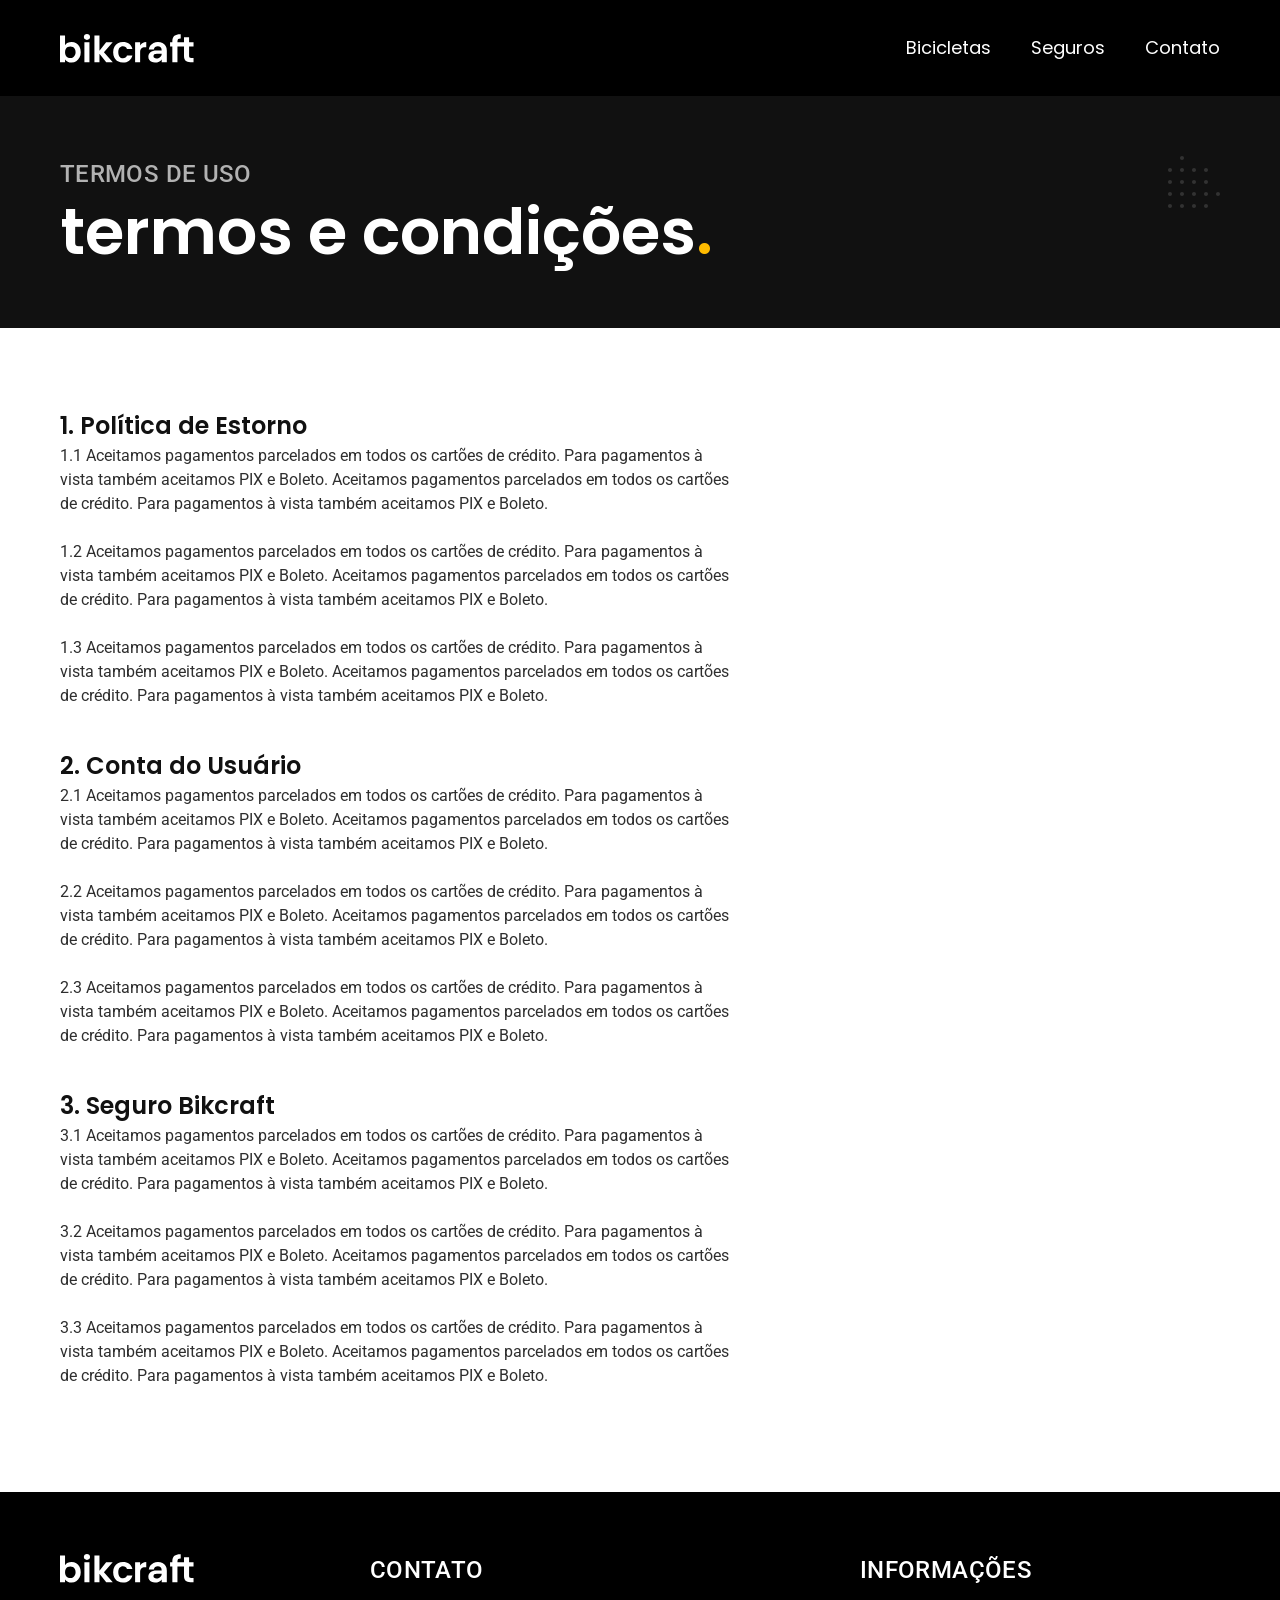
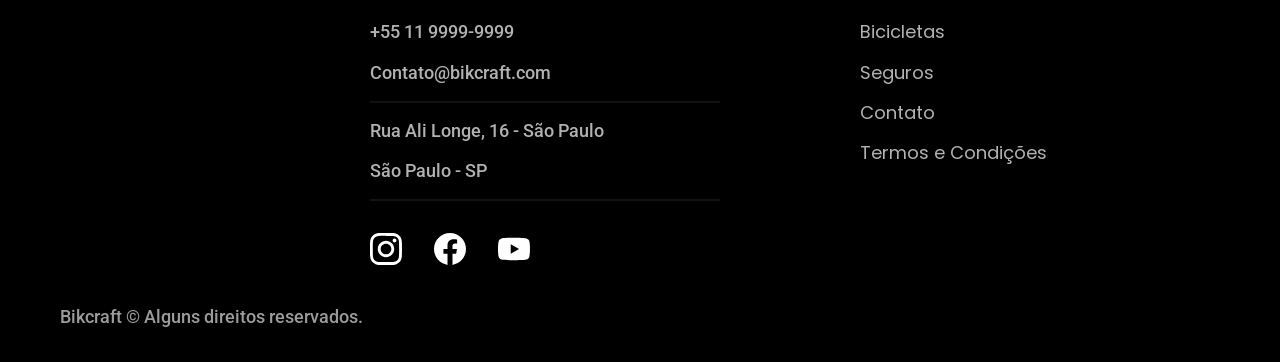
<file: termos.html>
<!DOCTYPE html>
<html lang="pt-br">

<head>
    <meta charset="UTF-8">
    <meta name="viewport" content="width=device-width, initial-scale=1.0">
    <title>Termos e Condições | Bikcraft</title>
    <meta name="description" content="Termos e Condições">
    <link rel="icon" href="/favicon.svg" type="image/svg+xml">
    <link rel="preload" href="css/style.min.css " as="style">
    <link rel="stylesheet" href="css/style.min.css">
    <link rel="preconnect" href="https://fonts.googleapis.com">
    <link rel="preconnect" href="https://fonts.gstatic.com" crossorigin>
    <link href="https://fonts.googleapis.com/css2?family=Merriweather:ital,opsz,wght@0,18..144,900;1,18..144,900&family=Poppins:wght@400;600&family=Roboto:ital,wght@0,100..900;1,100..900&display=swap" rel="stylesheet">
    <script>document.documentElement.classList.add("js")</script>
</head>

<body id="termos">
    <header class="header-bg">
        <div class="header container">
            <a href="./">
                <img src="img/bikcraft.svg" alt="Bikcraft">
            </a>
            <nav aria-label="primaria">
                <ul class="header-menu font-1-m cor-0">
                    <li><a href="./bicicletas.html">Bicicletas</a></li>
                    <li><a href="./seguros.html">Seguros</a></li>
                    <li><a href="./contato.html">Contato</a></li>
                </ul>
            </nav>
        </div>
    </header>

    <main>
        <div class="titulo-bg">
            <div class="titulo container">
                <p class="font-2-l-b cor-5">Termos de uso</p>
                <h1 class="font-1-xxl cor-0">termos e condições<span class="cor-p1">.</span></h1>
            </div>
        </div>

        <div class="termos font-2-s cor-10 container">
            <h2 class="font-1-l cor-11">1. Política de Estorno</h2>
            <p>1.1 Aceitamos pagamentos parcelados em todos os cartões de crédito. Para pagamentos à vista também aceitamos PIX e Boleto. Aceitamos pagamentos parcelados em todos os cartões de crédito. Para pagamentos à vista também aceitamos PIX e Boleto.</p>
            <p>1.2 Aceitamos pagamentos parcelados em todos os cartões de crédito. Para pagamentos à vista também aceitamos PIX e Boleto. Aceitamos pagamentos parcelados em todos os cartões de crédito. Para pagamentos à vista também aceitamos PIX e Boleto.</p>
            <p>1.3 Aceitamos pagamentos parcelados em todos os cartões de crédito. Para pagamentos à vista também aceitamos PIX e Boleto. Aceitamos pagamentos parcelados em todos os cartões de crédito. Para pagamentos à vista também aceitamos PIX e Boleto.</p>

            <h2 class="font-1-l cor-11">2. Conta do Usuário</h2>
            <p>2.1 Aceitamos pagamentos parcelados em todos os cartões de crédito. Para pagamentos à vista também aceitamos PIX e Boleto. Aceitamos pagamentos parcelados em todos os cartões de crédito. Para pagamentos à vista também aceitamos PIX e Boleto.</p>
            <p>2.2 Aceitamos pagamentos parcelados em todos os cartões de crédito. Para pagamentos à vista também aceitamos PIX e Boleto. Aceitamos pagamentos parcelados em todos os cartões de crédito. Para pagamentos à vista também aceitamos PIX e Boleto.</p>
            <p>2.3 Aceitamos pagamentos parcelados em todos os cartões de crédito. Para pagamentos à vista também aceitamos PIX e Boleto. Aceitamos pagamentos parcelados em todos os cartões de crédito. Para pagamentos à vista também aceitamos PIX e Boleto.</p>

            <h2 class="font-1-l cor-11">3. Seguro Bikcraft</h2>
            <p>3.1 Aceitamos pagamentos parcelados em todos os cartões de crédito. Para pagamentos à vista também aceitamos PIX e Boleto. Aceitamos pagamentos parcelados em todos os cartões de crédito. Para pagamentos à vista também aceitamos PIX e Boleto.</p>
            <p>3.2 Aceitamos pagamentos parcelados em todos os cartões de crédito. Para pagamentos à vista também aceitamos PIX e Boleto. Aceitamos pagamentos parcelados em todos os cartões de crédito. Para pagamentos à vista também aceitamos PIX e Boleto.</p>
            <p>3.3 Aceitamos pagamentos parcelados em todos os cartões de crédito. Para pagamentos à vista também aceitamos PIX e Boleto. Aceitamos pagamentos parcelados em todos os cartões de crédito. Para pagamentos à vista também aceitamos PIX e Boleto.</p>
        </div>
    </main>

    <footer class="footer-bg">
        <div class="footer container">
            <img src="img/bikcraft.svg" alt="">
            <div class="footer-contato">
                <h3 class="font-2-l-b cor-0">Contato</h3>
                <ul class="font-2-m cor-5">
                    <li><a href="tel:+551199999999">+55 11 9999-9999</a></li>
                    <li><a href="mailto:Contato@bikcraft.com">Contato@bikcraft.com</a></li>
                    <li>Rua Ali Longe, 16 - São Paulo</a></li>
                    <li>São Paulo - SP</a></li>
                </ul>
                <div class="footer-redes">
                    <a href="/">
                        <img src="img/redes/instagram.svg" alt="Instagram">
                    </a>
                    <a href="/">
                        <img src="img/redes/facebook.svg" alt="Facebook">
                    </a>
                    <a href="/">
                        <img src="img/redes/youtube.svg" alt="Youtube">
                    </a>
                </div>
            </div>
            <div class="footer-informacoes">
                <h3 class="font-2-l-b cor-0">Informações</h3>
                <nav>
                    <ul class="font-1-m cor-5">
                        <li><a href="/bicicletas.html">Bicicletas</a></li>
                        <li><a href="/seguros.html">Seguros</a></li>
                        <li><a href="/contato.html">Contato</a></li>
                        <li><a href="/termos.html">Termos e Condições</a></li>
                    </ul>
                </nav>
            </div>
            <p class="footer-copy font-2-m cor-6">Bikcraft © Alguns direitos reservados.</p>
        </div>
    </footer>

    <script src="js/script.js"></script>
</body>
</file>
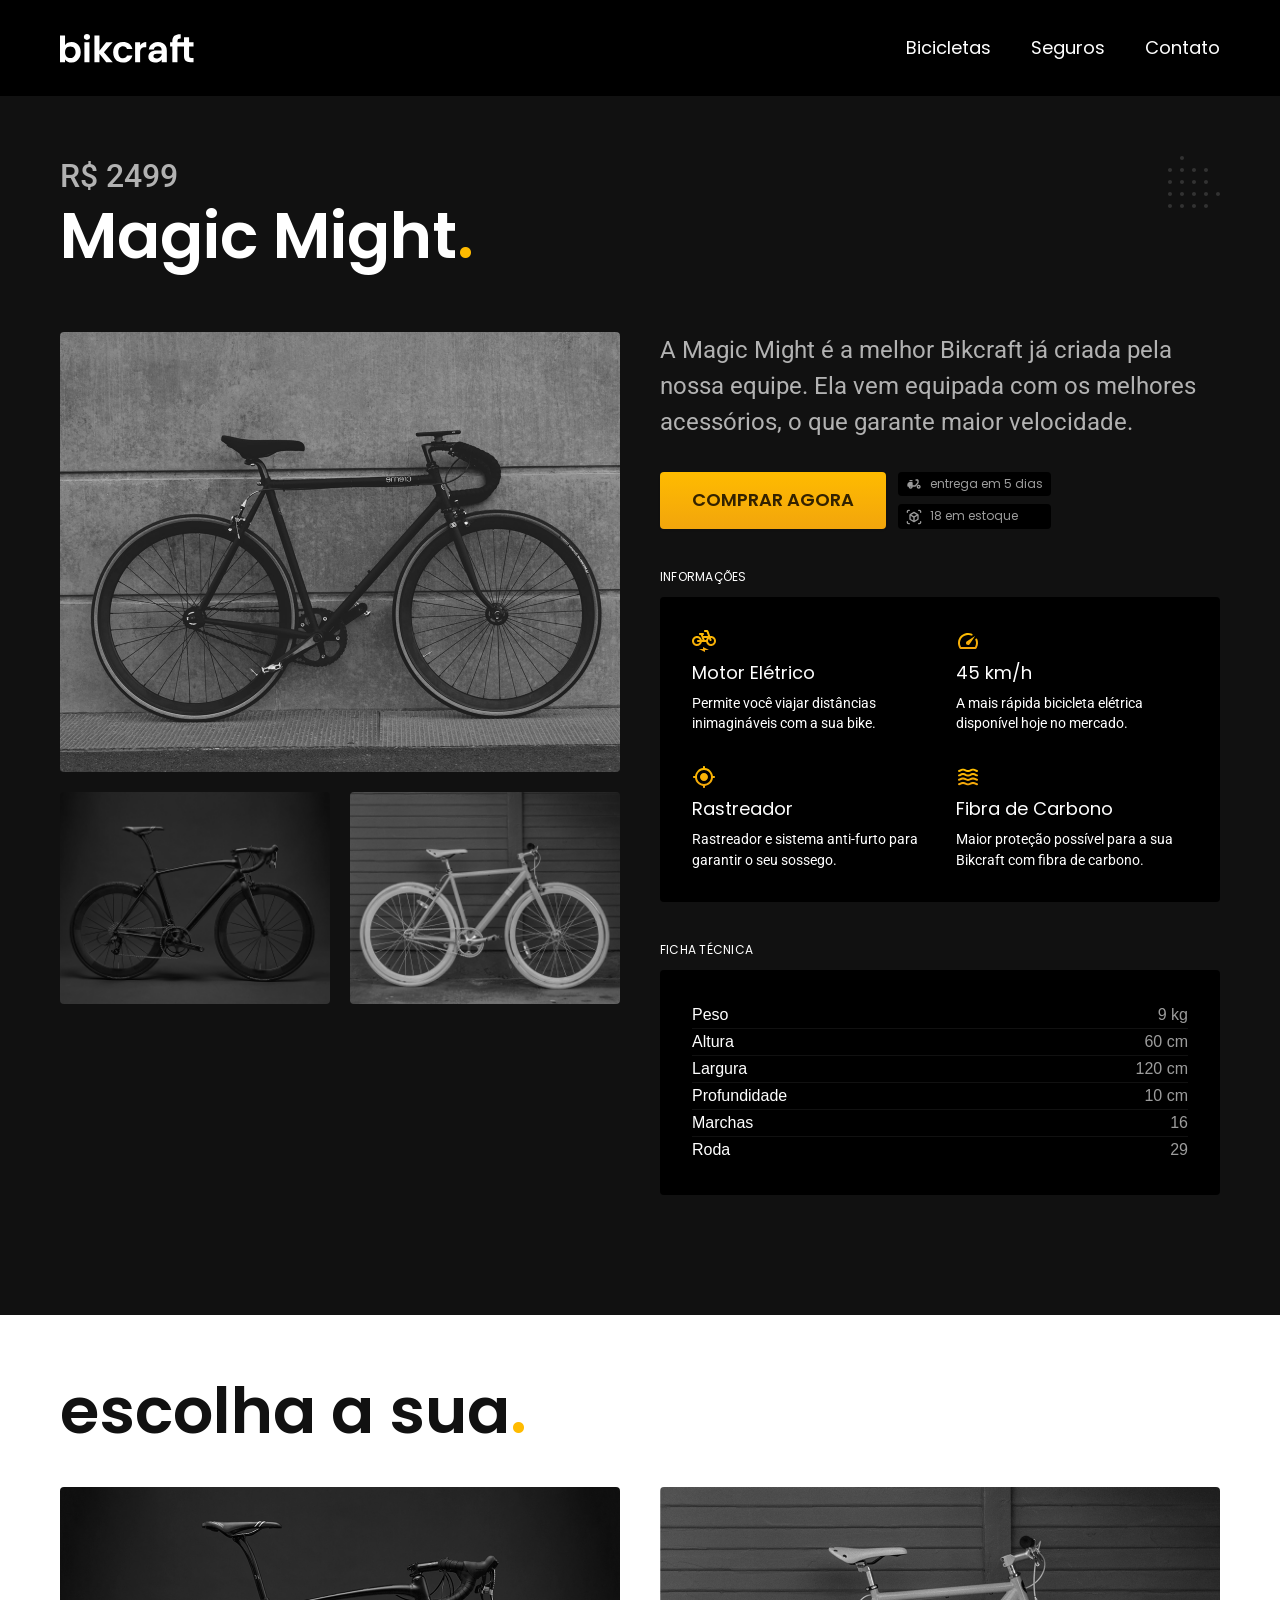
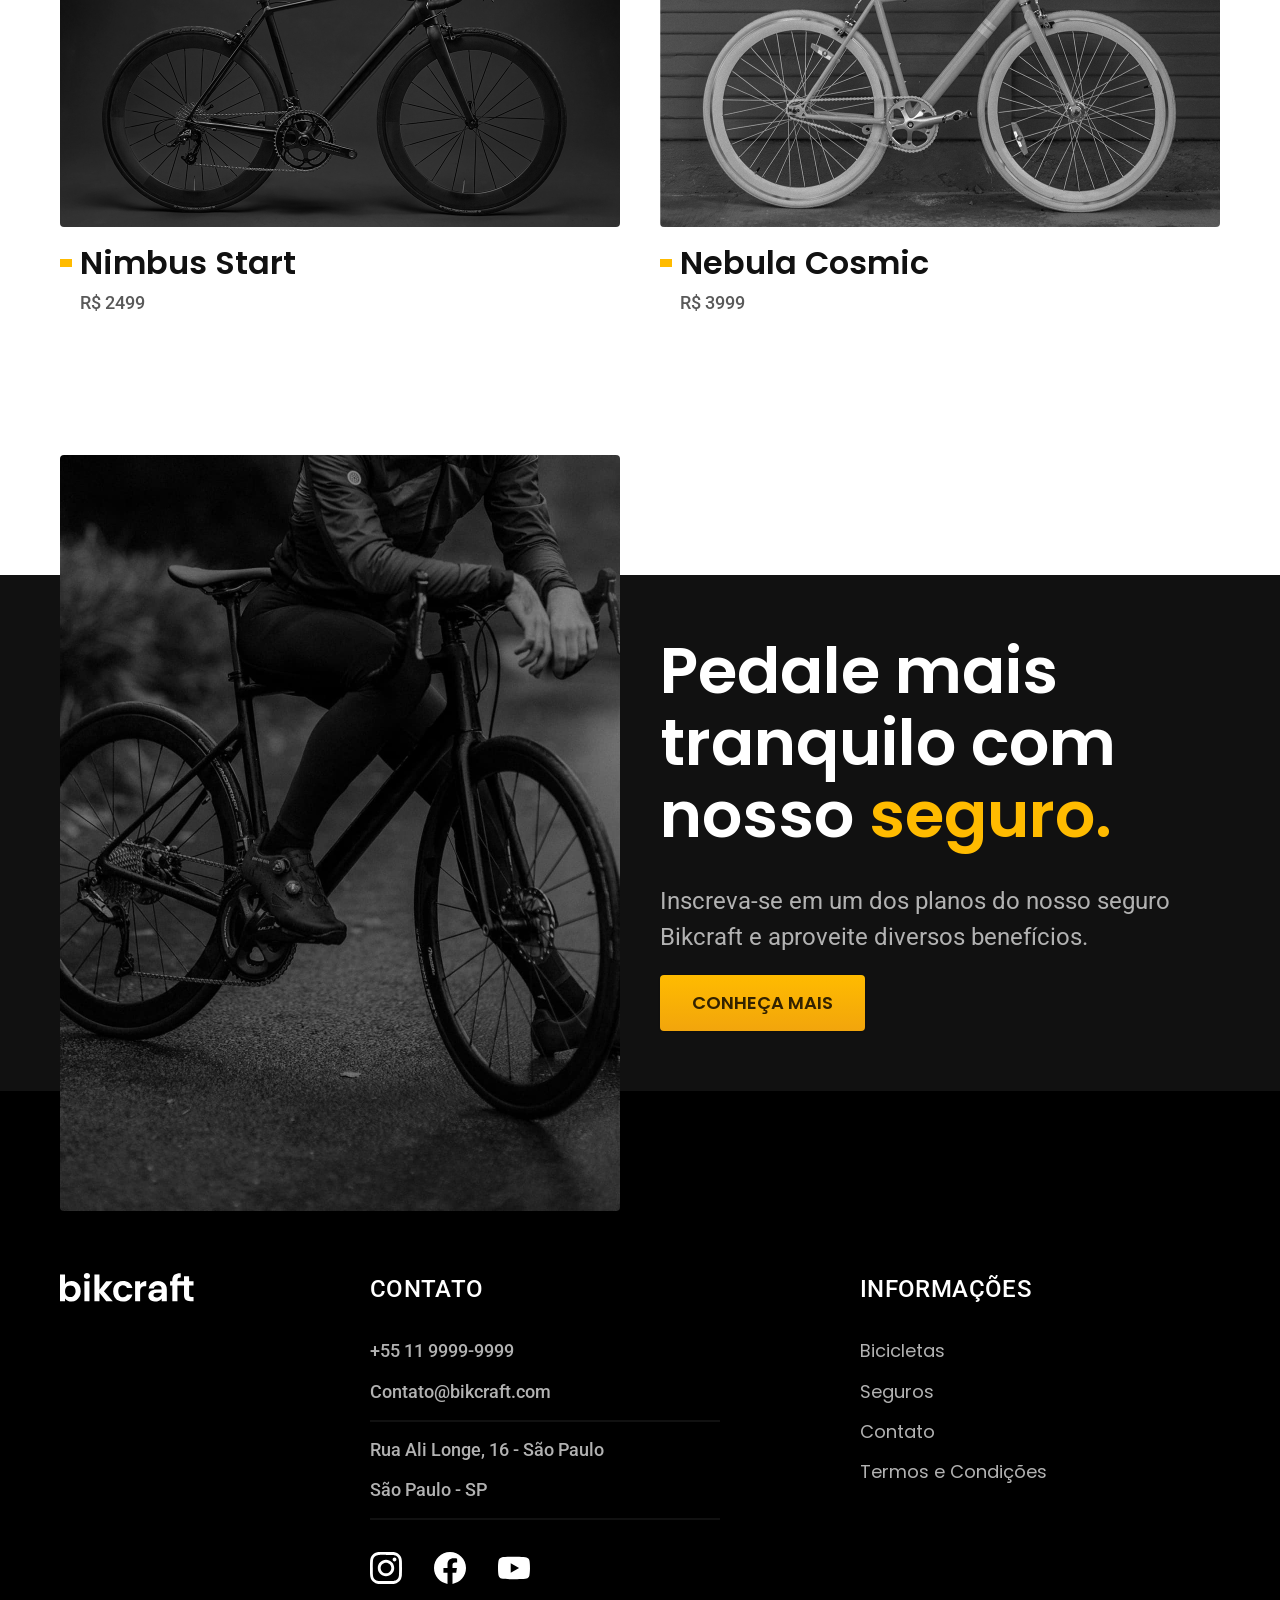
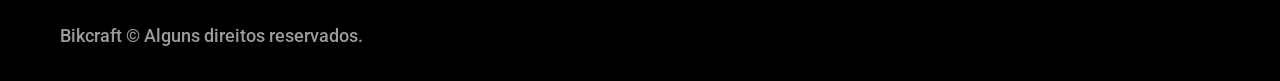
<file: bicicletas/magic.html>
<!DOCTYPE html>
<html lang="pt-br">

<head>
    <meta charset="UTF-8">
    <meta name="viewport" content="width=device-width, initial-scale=1.0">
    <title>Magic | Bikcraft</title>
    <meta name="description" content="Magic">
    <link rel="icon" href="/favicon.svg" type="image/svg+xml">
    <link rel="stylesheet" href="../css/style.min.css">
    <link rel="preconnect" href="https://fonts.googleapis.com">
    <link rel="preconnect" href="https://fonts.gstatic.com" crossorigin>
    <link href="https://fonts.googleapis.com/css2?family=Merriweather:ital,opsz,wght@0,18..144,900;1,18..144,900&family=Poppins:wght@400;600&family=Roboto:ital,wght@0,100..900;1,100..900&display=swap" rel="stylesheet">
    <script>document.documentElement.classList.add("js")</script>
</head>

<body id="bicicleta">
    <header class="header-bg">
        <div class="header container">
            <a href="../">
                <img src="../img/bikcraft.svg" alt="Bikcraft">
            </a>
            <nav aria-label="primaria">
                <ul class="header-menu font-1-m cor-0">
                    <li><a href="../bicicletas.html">Bicicletas</a></li>
                    <li><a href="../seguros.html">Seguros</a></li>
                    <li><a href="../contato.html">Contato</a></li>
                </ul>
            </nav>
        </div>
    </header>

    <main class="titulo-bg">
        <div>
            <div class="titulo container">
                <p class="font-2-xl cor-5">R$ 2499</p>
                <h1 class="font-1-xxl cor-0">Magic Might<span class="cor-p1">.</span></h1>
            </div>
        </div>
        <div class="bicicleta container">
            <div class="bicicleta-imagens">
                <img src="../img/bicicleta/nimbus2.jpg" alt="Bicicleta 1">
                <img src="../img/bicicleta/nimbus1.jpg" alt="Bicicleta 2">
                <img src="../img/bicicleta/nimbus3.jpg" alt="Bicicleta 3">
            </div>
            <div class="bicicleta-conteudo">
                <p class="font-2-l cor-5">A Magic Might é a melhor Bikcraft já criada pela nossa equipe. Ela vem equipada com os melhores acessórios, o que garante maior velocidade.</p>
                <div class="bicicleta-comprar">
                    <a class="btn" href="../orcamento.html?tipo=bikcraft&produto=magic">Comprar Agora</a>
                    <span class="font-1-xs cor-6"><img src="../img/icones/entrega.svg">entrega em 5 dias</span>
                    <span class="font-1-xs cor-6"><img src="../img/icones/estoque.svg">18 em estoque</span>
                </div>

                <h2 class="font-1-xs cor-0">informações</h2>
                <ul class="bicicleta-informacoes">
                    <li>
                        <img src="../img/icones/eletrica.svg" alt="">
                        <h3 class="font-1-m cor-0">Motor Elétrico</h3>
                        <p class="font-2-xs cor-0">Permite você viajar distâncias inimagináveis com a sua bike.</p>
                    </li>
                    <li>
                        <img src="../img/icones/velocidade.svg" alt="">
                        <h3 class="font-1-m cor-0">45 km/h</h3>
                        <p class="font-2-xs cor-0">A mais rápida bicicleta elétrica disponível hoje no mercado.</p>
                    </li>
                    <li>
                        <img src="../img/icones/rastreador.svg" alt="">
                        <h3 class="font-1-m cor-0">Rastreador</h3>
                        <p class="font-2-xs cor-0">Rastreador e sistema anti-furto para garantir o seu sossego.</p>
                    </li>
                    <li>
                        <img src="../img/icones/carbono.svg" alt="">
                        <h3 class="font-1-m cor-0">Fibra de Carbono</h3>
                        <p class="font-2-xs cor-0">Maior proteção possível para a sua Bikcraft com fibra de carbono.</p>
                    </li>
                </ul>
                <h2 class="font-1-xs cor-0">ficha técnica</h2>
                <ul class="bicicleta-ficha cor-0">
                    <li>Peso <span>9 kg</span></li>
                    <li>Altura <span>60 cm</span></li>
                    <li>Largura <span>120 cm</span></li>
                    <li>Profundidade <span>10 cm</span></li>
                    <li>Marchas <span>16</span></li>
                    <li>Roda <span>29</span></li>
                </ul>
            </div>
        </div>
    </main>

    <article class="bicicletas-lista container">
        <h2 class="font-1-xxl">escolha a sua<span class="cor-p1">.</span></h2>
        <ul>
            <li>
                <a href="./magic.html">
                    <img src="../img/bicicletas/nimbus.jpg" alt="Bicicleta Preta">
                    <h3 class="font-1-xl">Nimbus Start</h3>
                    <span class="font-2-m cor-8">R$ 2499</span>
                </a>
            </li>
            <li>
                <a href="./magic.html">
                    <img src="../img/bicicletas/nebula.jpg" alt="Bicicleta Preta">
                    <h3 class="font-1-xl">Nebula Cosmic</h3>
                    <span class="font-2-m cor-8">R$ 3999</span>
                </a>
            </li>
        </ul>
    </article>

    <article class="seguro-bg">
        <div class="seguro container">
            <div class="seguro-imagem">
                <img src="../img/fotos/seguros.jpg" alt="">
            </div>
            <div class="seguro-conteudo">
                <h2 class="font-1-xxl cor-0">Pedale mais tranquilo com nosso <span class="cor-p1">seguro.</span></h2>
                <p class="font-2-l cor-5">Inscreva-se em um dos planos do nosso seguro Bikcraft e aproveite diversos benefícios.</p>
                <a class="btn" href="../seguros.html">Conheça Mais</a>
            </div>
        </div>
    </article>

    <footer class="footer-bg">
        <div class="footer container">
            <img src="../img/bikcraft.svg" alt="">
            <div class="footer-contato">
                <h3 class="font-2-l-b cor-0">Contato</h3>
                <ul class="font-2-m cor-5">
                    <li><a href="tel:+551199999999">+55 11 9999-9999</a></li>
                    <li><a href="mailto:Contato@bikcraft.com">Contato@bikcraft.com</a></li>
                    <li>Rua Ali Longe, 16 - São Paulo</a></li>
                    <li>São Paulo - SP</a></li>
                </ul>
                <div class="footer-redes">
                    <a href="/">
                        <img src="../img/redes/instagram.svg" alt="Instagram">
                    </a>
                    <a href="/">
                        <img src="../img/redes/facebook.svg" alt="Facebook">
                    </a>
                    <a href="/">
                        <img src="../img/redes/youtube.svg" alt="Youtube">
                    </a>
                </div>
            </div>
            <div class="footer-informacoes">
                <h3 class="font-2-l-b cor-0">Informações</h3>
                <nav>
                    <ul class="font-1-m cor-5">
                        <li><a href="/bicicletas.html">Bicicletas</a></li>
                        <li><a href="/seguros.html">Seguros</a></li>
                        <li><a href="/contato.html">Contato</a></li>
                        <li><a href="/termos.html">Termos e Condições</a></li>
                    </ul>
                </nav>
            </div>
            <p class="footer-copy font-2-m cor-6">Bikcraft © Alguns direitos reservados.</p>
        </div>
    </footer>

    <script src="../js/script.js"></script>
</body>
</file>
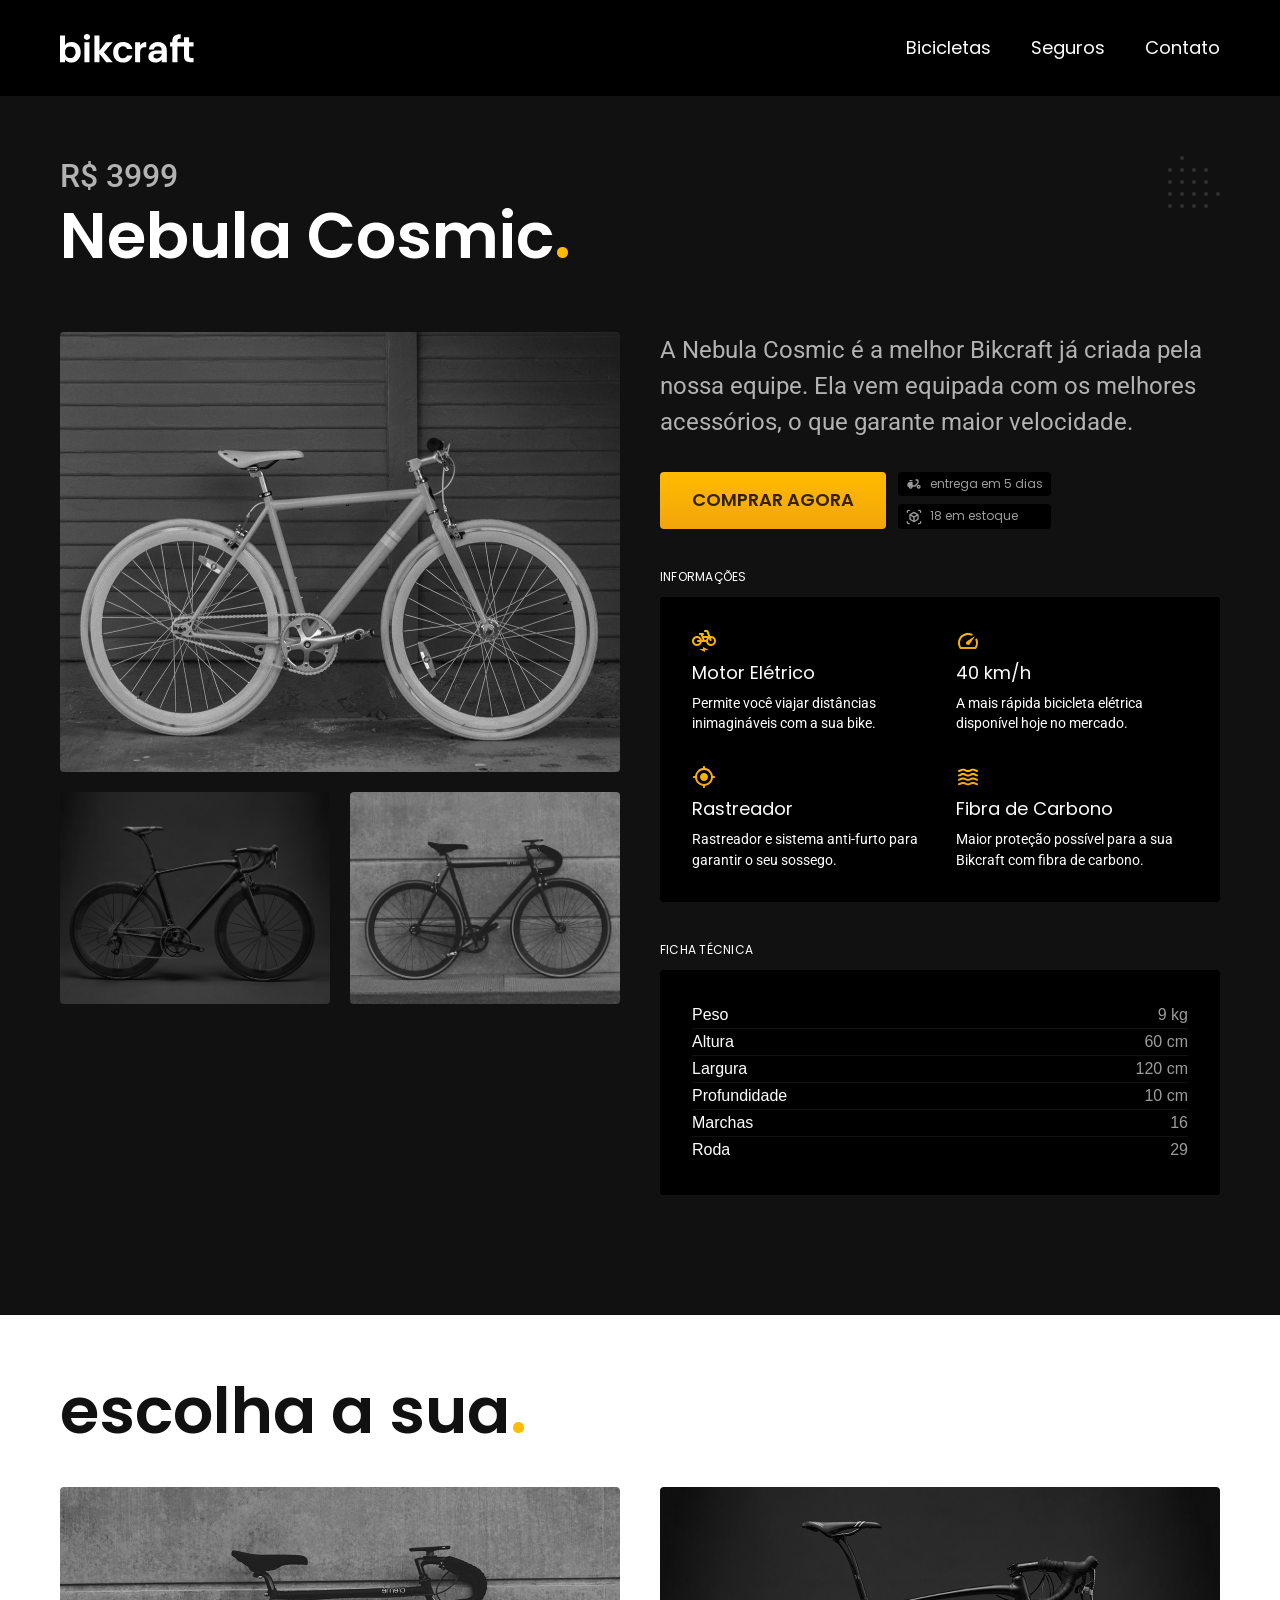
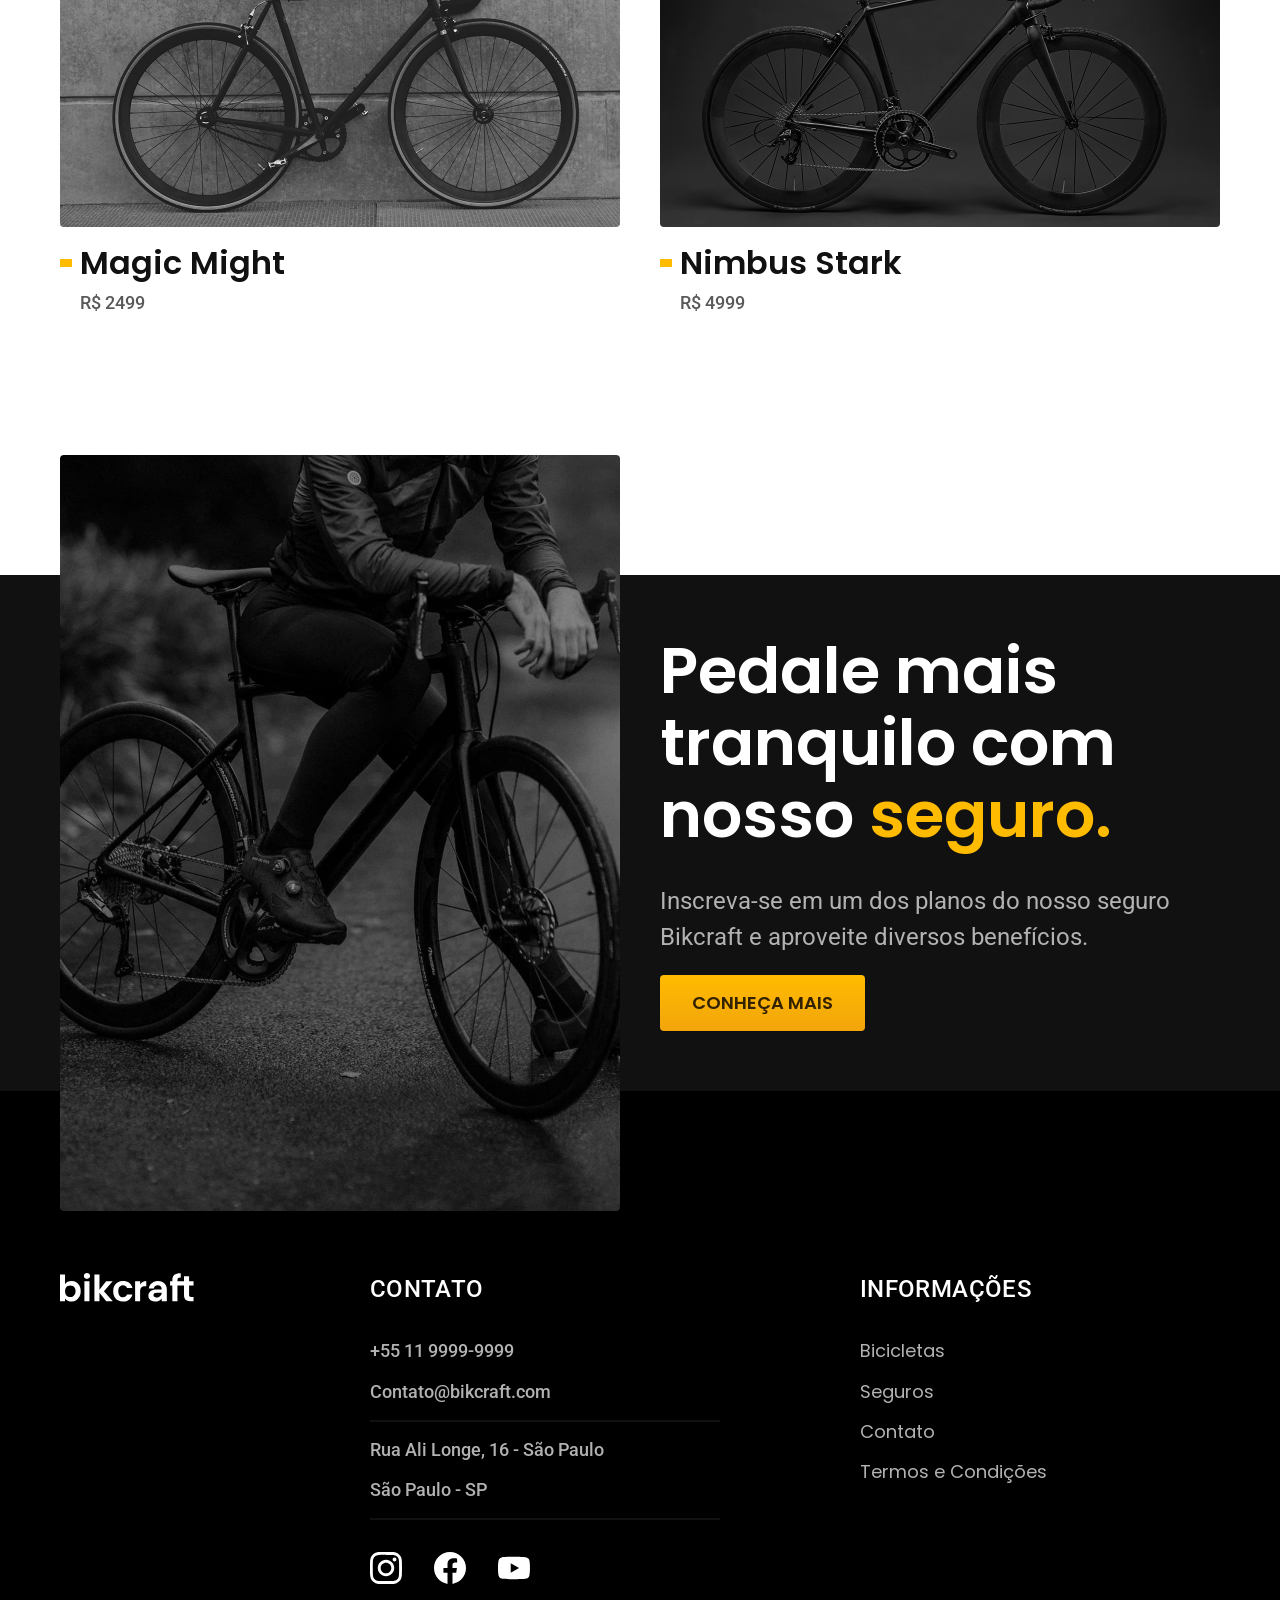
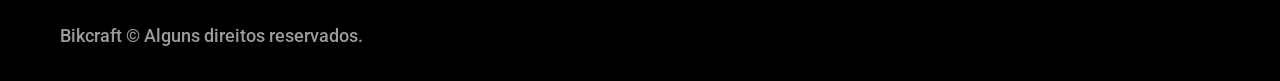
<file: bicicletas/nebula.html>
<!DOCTYPE html>
<html lang="pt-br">

<head>
    <meta charset="UTF-8">
    <meta name="viewport" content="width=device-width, initial-scale=1.0">
    <title>Nebula | Bikcraft</title>
    <meta name="description" content="Nebula">
    <link rel="icon" href="/favicon.svg" type="image/svg+xml">
    <link rel="stylesheet" href="../css/style.min.css">
    <link rel="preconnect" href="https://fonts.googleapis.com">
    <link rel="preconnect" href="https://fonts.gstatic.com" crossorigin>
    <link href="https://fonts.googleapis.com/css2?family=Merriweather:ital,opsz,wght@0,18..144,900;1,18..144,900&family=Poppins:wght@400;600&family=Roboto:ital,wght@0,100..900;1,100..900&display=swap" rel="stylesheet">
    <script>document.documentElement.classList.add("js")</script>
</head>

<body id="bicicleta">
    <header class="header-bg">
        <div class="header container">
            <a href="../">
                <img src="../img/bikcraft.svg" alt="Bikcraft">
            </a>
            <nav aria-label="primaria">
                <ul class="header-menu font-1-m cor-0">
                    <li><a href="../bicicletas.html">Bicicletas</a></li>
                    <li><a href="../seguros.html">Seguros</a></li>
                    <li><a href="../contato.html">Contato</a></li>
                </ul>
            </nav>
        </div>
    </header>

    <main class="titulo-bg">
        <div>
            <div class="titulo container">
                <p class="font-2-xl cor-5">R$ 3999</p>
                <h1 class="font-1-xxl cor-0">Nebula Cosmic<span class="cor-p1">.</span></h1>
            </div>
        </div>
        <div class="bicicleta container">
            <div class="bicicleta-imagens">
                <img src="../img/bicicleta/nimbus3.jpg" alt="Bicicleta 1">
                <img src="../img/bicicleta/nimbus1.jpg" alt="Bicicleta 2">
                <img src="../img/bicicleta/nimbus2.jpg" alt="Bicicleta 3">
            </div>
            <div class="bicicleta-conteudo">
                <p class="font-2-l cor-5">A Nebula Cosmic é a melhor Bikcraft já criada pela nossa equipe. Ela vem equipada com os melhores acessórios, o que garante maior velocidade.</p>
                <div class="bicicleta-comprar">
                    <a class="btn" href="../orcamento.html?tipo=bikcraft&produto=nebula">Comprar Agora</a>
                    <span class="font-1-xs cor-6"><img src="../img/icones/entrega.svg">entrega em 5 dias</span>
                    <span class="font-1-xs cor-6"><img src="../img/icones/estoque.svg">18 em estoque</span>
                </div>

                <h2 class="font-1-xs cor-0">informações</h2>
                <ul class="bicicleta-informacoes">
                    <li>
                        <img src="../img/icones/eletrica.svg" alt="">
                        <h3 class="font-1-m cor-0">Motor Elétrico</h3>
                        <p class="font-2-xs cor-0">Permite você viajar distâncias inimagináveis com a sua bike.</p>
                    </li>
                    <li>
                        <img src="../img/icones/velocidade.svg" alt="">
                        <h3 class="font-1-m cor-0">40 km/h</h3>
                        <p class="font-2-xs cor-0">A mais rápida bicicleta elétrica disponível hoje no mercado.</p>
                    </li>
                    <li>
                        <img src="../img/icones/rastreador.svg" alt="">
                        <h3 class="font-1-m cor-0">Rastreador</h3>
                        <p class="font-2-xs cor-0">Rastreador e sistema anti-furto para garantir o seu sossego.</p>
                    </li>
                    <li>
                        <img src="../img/icones/carbono.svg" alt="">
                        <h3 class="font-1-m cor-0">Fibra de Carbono</h3>
                        <p class="font-2-xs cor-0">Maior proteção possível para a sua Bikcraft com fibra de carbono.</p>
                    </li>
                </ul>
                <h2 class="font-1-xs cor-0">ficha técnica</h2>
                <ul class="bicicleta-ficha cor-0">
                    <li>Peso <span>9 kg</span></li>
                    <li>Altura <span>60 cm</span></li>
                    <li>Largura <span>120 cm</span></li>
                    <li>Profundidade <span>10 cm</span></li>
                    <li>Marchas <span>16</span></li>
                    <li>Roda <span>29</span></li>
                </ul>
            </div>
        </div>
    </main>

    <article class="bicicletas-lista container">
        <h2 class="font-1-xxl">escolha a sua<span class="cor-p1">.</span></h2>
        <ul>
            <li>
                <a href="./magic.html">
                    <img src="../img/bicicletas/magic.jpg" alt="Bicicleta Preta">
                    <h3 class="font-1-xl">Magic Might</h3>
                    <span class="font-2-m cor-8">R$ 2499</span>
                </a>
            </li>
            <li>
                <a href="./nimbus.html">
                    <img src="../img/bicicletas/nimbus.jpg" alt="Bicicleta Preta">
                    <h3 class="font-1-xl">Nimbus Stark</h3>
                    <span class="font-2-m cor-8">R$ 4999</span>
                </a>
            </li>
        </ul>
    </article>

    <article class="seguro-bg">
        <div class="seguro container">
            <div class="seguro-imagem">
                <img src="../img/fotos/seguros.jpg" alt="">
            </div>
            <div class="seguro-conteudo">
                <h2 class="font-1-xxl cor-0">Pedale mais tranquilo com nosso <span class="cor-p1">seguro.</span></h2>
                <p class="font-2-l cor-5">Inscreva-se em um dos planos do nosso seguro Bikcraft e aproveite diversos benefícios.</p>
                <a class="btn" href="../seguros.html">Conheça Mais</a>
            </div>
        </div>
    </article>

    <footer class="footer-bg">
        <div class="footer container">
            <img src="../img/bikcraft.svg" alt="">
            <div class="footer-contato">
                <h3 class="font-2-l-b cor-0">Contato</h3>
                <ul class="font-2-m cor-5">
                    <li><a href="tel:+551199999999">+55 11 9999-9999</a></li>
                    <li><a href="mailto:Contato@bikcraft.com">Contato@bikcraft.com</a></li>
                    <li>Rua Ali Longe, 16 - São Paulo</a></li>
                    <li>São Paulo - SP</a></li>
                </ul>
                <div class="footer-redes">
                    <a href="/">
                        <img src="../img/redes/instagram.svg" alt="Instagram">
                    </a>
                    <a href="/">
                        <img src="../img/redes/facebook.svg" alt="Facebook">
                    </a>
                    <a href="/">
                        <img src="../img/redes/youtube.svg" alt="Youtube">
                    </a>
                </div>
            </div>
            <div class="footer-informacoes">
                <h3 class="font-2-l-b cor-0">Informações</h3>
                <nav>
                    <ul class="font-1-m cor-5">
                        <li><a href="/bicicletas.html">Bicicletas</a></li>
                        <li><a href="/seguros.html">Seguros</a></li>
                        <li><a href="/contato.html">Contato</a></li>
                        <li><a href="/termos.html">Termos e Condições</a></li>
                    </ul>
                </nav>
            </div>
            <p class="footer-copy font-2-m cor-6">Bikcraft © Alguns direitos reservados.</p>
        </div>
    </footer>

    <script src="../js/script.js"></script>
</body>
</file>
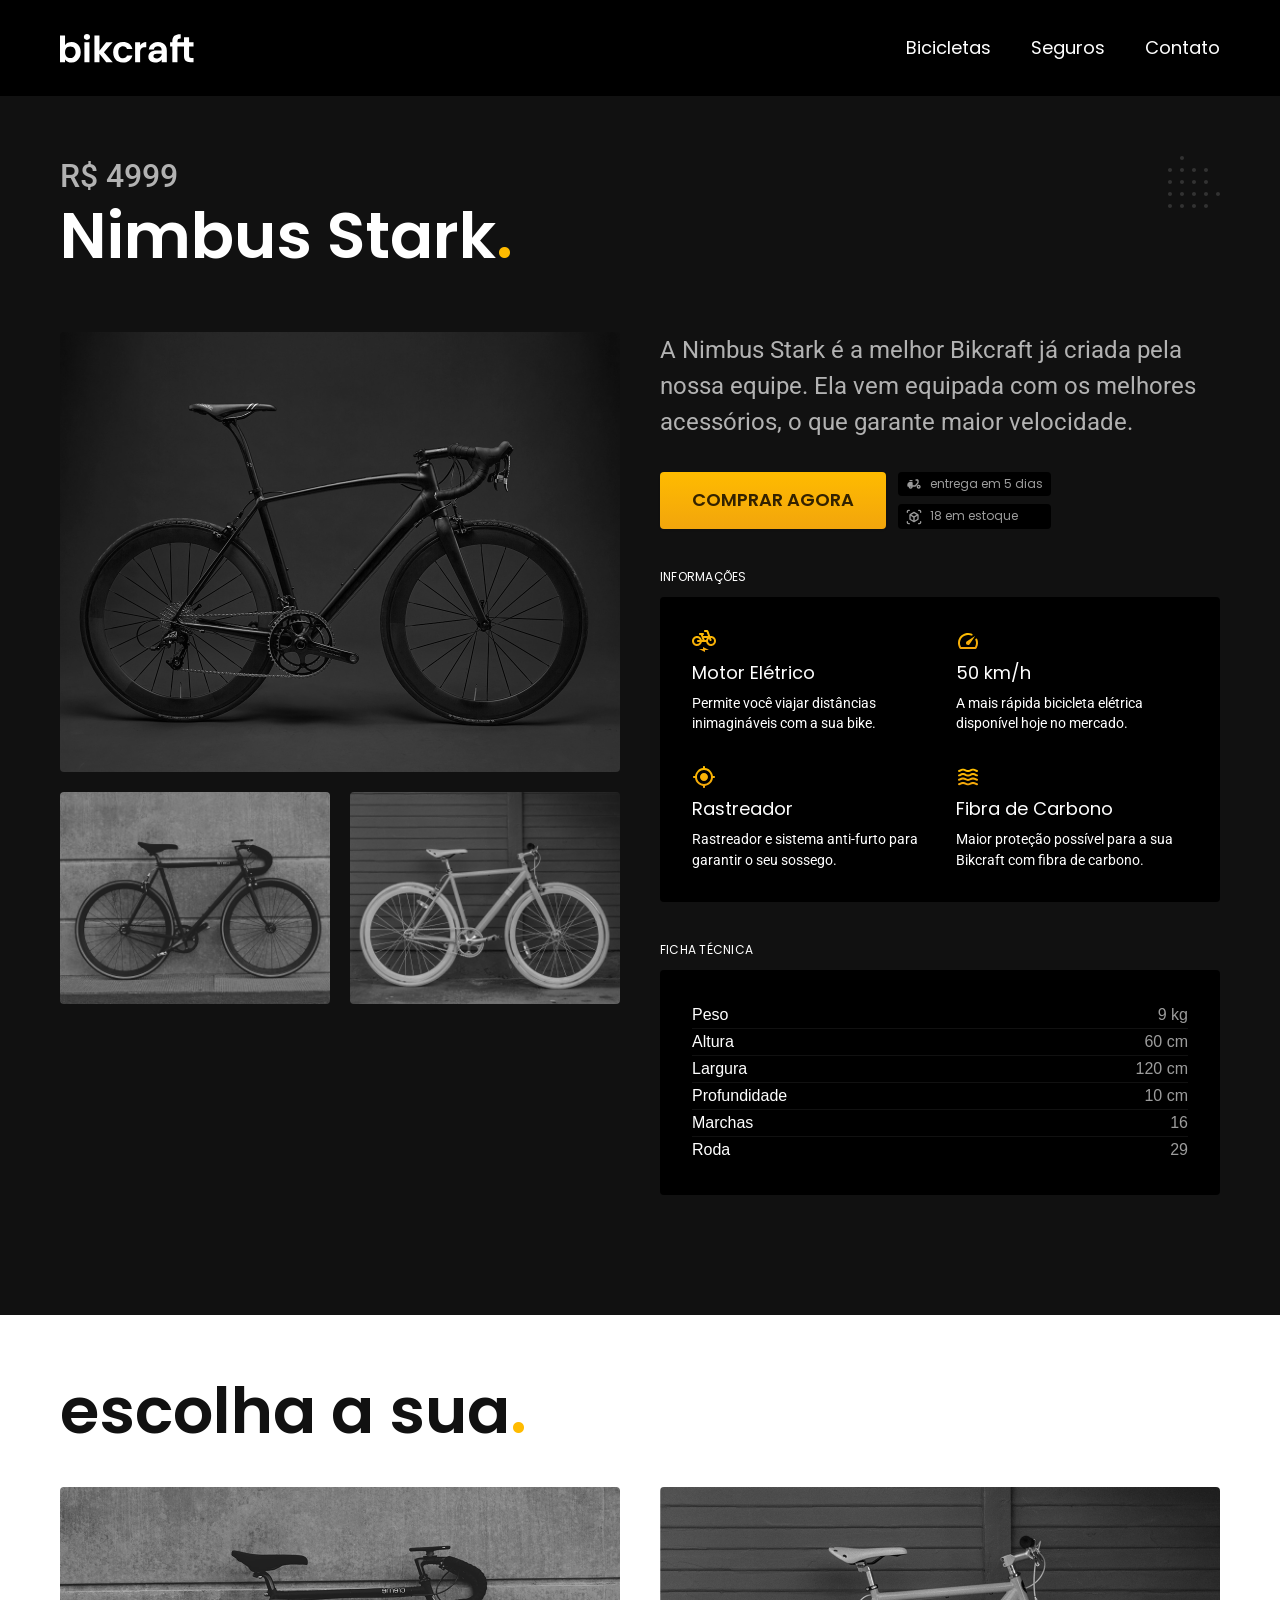
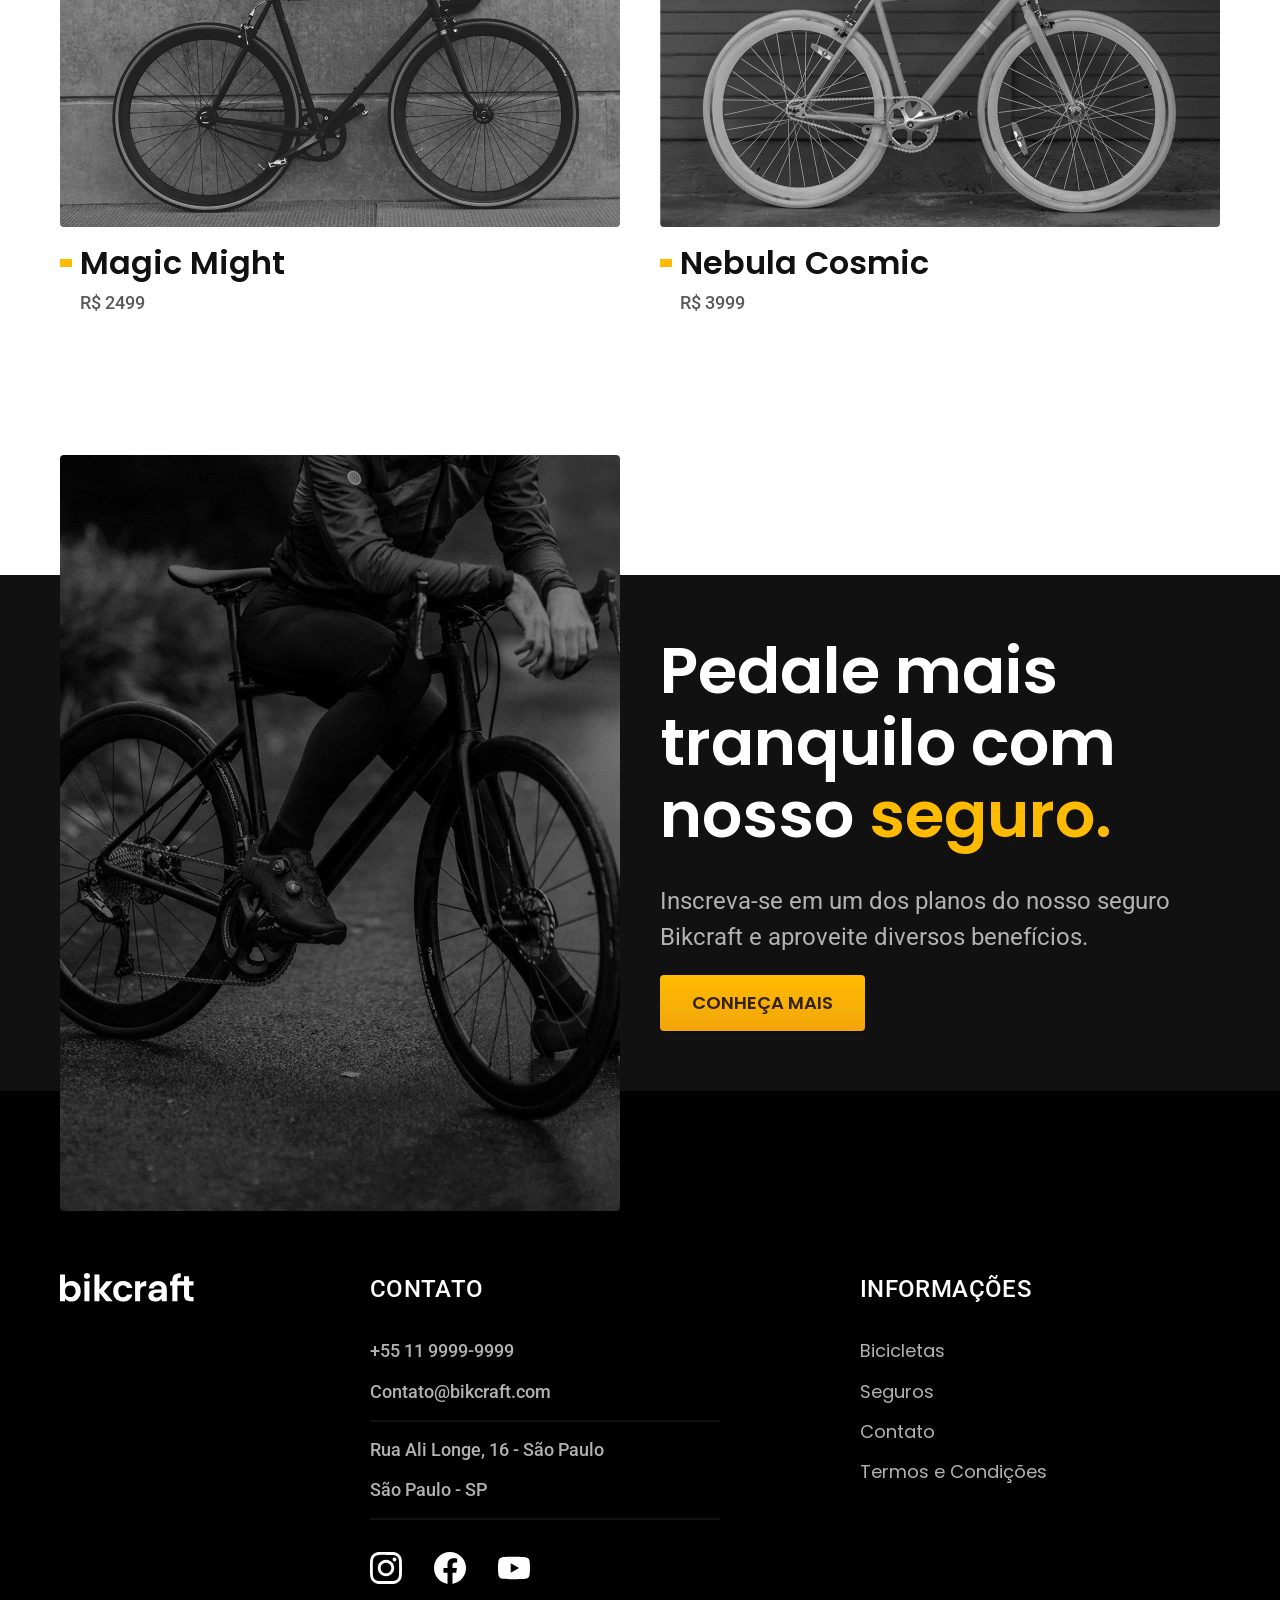
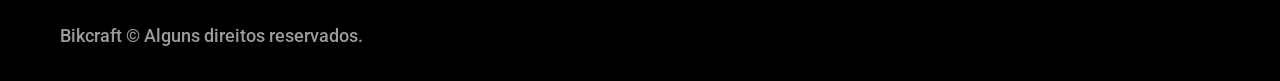
<file: bicicletas/nimbus.html>
<!DOCTYPE html>
<html lang="pt-br">

<head>
    <meta charset="UTF-8">
    <meta name="viewport" content="width=device-width, initial-scale=1.0">
    <title>Nimbus | Bikcraft</title>
    <meta name="description" content="Nimbus">
    <link rel="icon" href="/favicon.svg" type="image/svg+xml">
    <link rel="stylesheet" href="../css/style.min.css">
    <link rel="preconnect" href="https://fonts.googleapis.com">
    <link rel="preconnect" href="https://fonts.gstatic.com" crossorigin>
    <link href="https://fonts.googleapis.com/css2?family=Merriweather:ital,opsz,wght@0,18..144,900;1,18..144,900&family=Poppins:wght@400;600&family=Roboto:ital,wght@0,100..900;1,100..900&display=swap" rel="stylesheet">
    <script>document.documentElement.classList.add("js")</script>
</head>

<body id="bicicleta">
    <header class="header-bg">
        <div class="header container">
            <a href="../">
                <img src="../img/bikcraft.svg" alt="Bikcraft">
            </a>
            <nav aria-label="primaria">
                <ul class="header-menu font-1-m cor-0">
                    <li><a href="../bicicletas.html">Bicicletas</a></li>
                    <li><a href="../seguros.html">Seguros</a></li>
                    <li><a href="../contato.html">Contato</a></li>
                </ul>
            </nav>
        </div>
    </header>

    <main class="titulo-bg">
        <div>
            <div class="titulo container">
                <p class="font-2-xl cor-5">R$ 4999</p>
                <h1 class="font-1-xxl cor-0">Nimbus Stark<span class="cor-p1">.</span></h1>
            </div>
        </div>
        <div class="bicicleta container">
            <div class="bicicleta-imagens">
                <img src="../img/bicicleta/nimbus1.jpg" alt="Bicicleta 1">
                <img src="../img/bicicleta/nimbus2.jpg" alt="Bicicleta 2">
                <img src="../img/bicicleta/nimbus3.jpg" alt="Bicicleta 3">
            </div>
            <div class="bicicleta-conteudo">
                <p class="font-2-l cor-5">A Nimbus Stark é a melhor Bikcraft já criada pela nossa equipe. Ela vem equipada com os melhores acessórios, o que garante maior velocidade.</p>
                <div class="bicicleta-comprar">
                    <a class="btn" href="../orcamento.html?tipo=bikcraft&produto=nimbus">Comprar Agora</a>
                    <span class="font-1-xs cor-6"><img src="../img/icones/entrega.svg">entrega em 5 dias</span>
                    <span class="font-1-xs cor-6"><img src="../img/icones/estoque.svg">18 em estoque</span>
                </div>

                <h2 class="font-1-xs cor-0">informações</h2>
                <ul class="bicicleta-informacoes">
                    <li>
                        <img src="../img/icones/eletrica.svg" alt="">
                        <h3 class="font-1-m cor-0">Motor Elétrico</h3>
                        <p class="font-2-xs cor-0">Permite você viajar distâncias inimagináveis com a sua bike.</p>
                    </li>
                    <li>
                        <img src="../img/icones/velocidade.svg" alt="">
                        <h3 class="font-1-m cor-0">50 km/h</h3>
                        <p class="font-2-xs cor-0">A mais rápida bicicleta elétrica disponível hoje no mercado.</p>
                    </li>
                    <li>
                        <img src="../img/icones/rastreador.svg" alt="">
                        <h3 class="font-1-m cor-0">Rastreador</h3>
                        <p class="font-2-xs cor-0">Rastreador e sistema anti-furto para garantir o seu sossego.</p>
                    </li>
                    <li>
                        <img src="../img/icones/carbono.svg" alt="">
                        <h3 class="font-1-m cor-0">Fibra de Carbono</h3>
                        <p class="font-2-xs cor-0">Maior proteção possível para a sua Bikcraft com fibra de carbono.</p>
                    </li>
                </ul>
                <h2 class="font-1-xs cor-0">ficha técnica</h2>
                <ul class="bicicleta-ficha cor-0">
                    <li>Peso <span>9 kg</span></li>
                    <li>Altura <span>60 cm</span></li>
                    <li>Largura <span>120 cm</span></li>
                    <li>Profundidade <span>10 cm</span></li>
                    <li>Marchas <span>16</span></li>
                    <li>Roda <span>29</span></li>
                </ul>
            </div>
        </div>
    </main>

    <article class="bicicletas-lista container">
        <h2 class="font-1-xxl">escolha a sua<span class="cor-p1">.</span></h2>
        <ul>
            <li>
                <a href="./magic.html">
                    <img src="../img/bicicletas/magic.jpg" alt="Bicicleta Preta">
                    <h3 class="font-1-xl">Magic Might</h3>
                    <span class="font-2-m cor-8">R$ 2499</span>
                </a>
            </li>
            <li>
                <a href="./magic.html">
                    <img src="../img/bicicletas/nebula.jpg" alt="Bicicleta Preta">
                    <h3 class="font-1-xl">Nebula Cosmic</h3>
                    <span class="font-2-m cor-8">R$ 3999</span>
                </a>
            </li>
        </ul>
    </article>

    <article class="seguro-bg">
        <div class="seguro container">
            <div class="seguro-imagem">
                <img src="../img/fotos/seguros.jpg" alt="">
            </div>
            <div class="seguro-conteudo">
                <h2 class="font-1-xxl cor-0">Pedale mais tranquilo com nosso <span class="cor-p1">seguro.</span></h2>
                <p class="font-2-l cor-5">Inscreva-se em um dos planos do nosso seguro Bikcraft e aproveite diversos benefícios.</p>
                <a class="btn" href="../seguros.html">Conheça Mais</a>
            </div>
        </div>
    </article>

    <footer class="footer-bg">
        <div class="footer container">
            <img src="../img/bikcraft.svg" alt="">
            <div class="footer-contato">
                <h3 class="font-2-l-b cor-0">Contato</h3>
                <ul class="font-2-m cor-5">
                    <li><a href="tel:+551199999999">+55 11 9999-9999</a></li>
                    <li><a href="mailto:Contato@bikcraft.com">Contato@bikcraft.com</a></li>
                    <li>Rua Ali Longe, 16 - São Paulo</a></li>
                    <li>São Paulo - SP</a></li>
                </ul>
                <div class="footer-redes">
                    <a href="/">
                        <img src="../img/redes/instagram.svg" alt="Instagram">
                    </a>
                    <a href="/">
                        <img src="../img/redes/facebook.svg" alt="Facebook">
                    </a>
                    <a href="/">
                        <img src="../img/redes/youtube.svg" alt="Youtube">
                    </a>
                </div>
            </div>
            <div class="footer-informacoes">
                <h3 class="font-2-l-b cor-0">Informações</h3>
                <nav>
                    <ul class="font-1-m cor-5">
                        <li><a href="/bicicletas.html">Bicicletas</a></li>
                        <li><a href="/seguros.html">Seguros</a></li>
                        <li><a href="/contato.html">Contato</a></li>
                        <li><a href="/termos.html">Termos e Condições</a></li>
                    </ul>
                </nav>
            </div>
            <p class="footer-copy font-2-m cor-6">Bikcraft © Alguns direitos reservados.</p>
        </div>
    </footer>

    <script src="../js/script.js"></script>
</body>
</file>
<file: css/style.min.css>
body{margin:0;font-family:Arial,Helvetica,sans-serif;color:var(--cor-11)}blockquote,dd,h1,h2,h3,h4,h5,h6,p,ul{margin:0}ul{padding:0;list-style:none}a{text-decoration:none;color:inherit}img{max-width:100%;height:auto;display:block}[src$=".jpg"]{border-radius:4px}.font-1-xs{font:400 0.75rem/1.35 Poppins,sans-serif}.font-2-xs{font:400 0.875rem/1.43 Roboto,sans-serif}.font-1-s{font:400 1rem/1.5 Poppins,sans-serif}.font-2-s{font:400 1rem/1.5 Roboto,sans-serif}.font-1-m,.font-1-m-b{font:400 1.125rem/1.35 Poppins,sans-serif}.font-1-m-b{font-weight:600}.font-2-m{font:500 1.125rem/1.35 Roboto,sans-serif}.font-1-l{font:400 1.5rem/1.5 Poppins,sans-serif}.font-2-l,.font-2-l-b{font:400 1.5rem/1.5 Roboto,sans-serif}.font-2-l-b{font-weight:500;letter-spacing:.015em;text-transform:uppercase}.font-1-xl{font:600 2rem/1.25 Poppins,sans-serif}.font-2-xl{font:500 2rem/1.25 Roboto,sans-serif}.font-1-xxl{font:600 4rem/1.125 Poppins,sans-serif}@media (max-width:1200px){.font-1-xxl{font-size:3rem}.font-2-l,.font-2-l-b{font-size:1.125rem}}@media (max-width:800px){.font-1-xxl{font-size:2rem}.font-1-xl,.font-2-xl{font-size:1.5rem}}:root{--cor-0:#ffffff;--cor-1:#f7f7f7;--cor-2:#ededed;--cor-3:#dedede;--cor-4:#cccccc;--cor-5:#b2b2b2;--cor-6:#9c9c9c;--cor-7:#717171;--cor-8:#595959;--cor-9:#404040;--cor-10:#2e2e2e;--cor-11:#111111;--cor-12:#000000;--cor-p1:#ffbb00;--cor-p2:#e4a30b;--cor-p3:#a66e00;--cor-p4:#664400;--cor-p5:#332200}.cor-0{color:var(--cor-0)}.cor-1{color:var(--cor-1)}.cor-2{color:var(--cor-2)}.cor-3{color:var(--cor-3)}.cor-4{color:var(--cor-4)}.cor-5{color:var(--cor-5)}.cor-6{color:var(--cor-6)}.cor-7{color:var(--cor-7)}.cor-8{color:var(--cor-8)}.cor-9{color:var(--cor-9)}.cor-10{color:var(--cor-10)}.cor-11{color:var(--cor-11)}.cor-12{color:var(--cor-12)}.cor-p1{color:var(--cor-p1)}.cor-p2{color:var(--cor-p2)}.cor-p3{color:var(--cor-p3)}.cor-p4{color:var(--cor-p4)}.cor-p5{color:var(--cor-p5)}.js .fadeInDown{transform:translate3d(0,-20px,0)}.js .fadeInUp{transform:translate3d(0,20px,0)}.js .fadeInRight{transform:translate3d(20px,0,0)}.js .fadeInLeft{transform:translate3d(-20px,0,0)}.js [data-anime]{opacity:0}.js .anime{opacity:1;transform:none;transition:transform .8s,opacity .8s}.header-bg{background-color:var(--cor-12)}.header{display:flex;flex-wrap:wrap;gap:20px;justify-content:space-between;align-items:center;padding-top:20px;padding-bottom:20px}.header-menu{display:flex;flex-wrap:wrap;gap:40px}.header-menu a{display:inline-block;padding:16px 0;position:relative}.header-menu a::after{content:"";display:block;height:2px;width:0;background:var(--cor-0);margin-top:4px;transition:.3s ease;position:absolute}.header-menu a.ativo::after,.header-menu a:hover::after{width:100%}@media (max-width:800px){.header-menu{gap:20px}.header-menu a{background:var(--cor-11);padding:12px 16px;border-radius:4px}.header-menu a:hover{background:var(--cor-10)}.header-menu a::after{display:none}}@media (max-width:600px){.header-menu{gap:12px}.header-menu a{padding:8px 12px;font-size:14px}}.footer-bg{background-color:var(--cor-12)}.footer{display:grid;grid-template-columns:3fr 5fr 4fr;gap:40px;padding-top:60px;padading-bottom:60px}.footer h3{margin-bottom:32px}.footer-contato ul{margin-bottom:32px}.footer-contato li:nth-child(2n)::after{content:"";display:block;max-width:350px;height:2px;background-color:var(--cor-11);margin-top:16px}.footer li{margin-bottom:16px}.footer-redes{display:flex;gap:32px}.footer a:hover{color:var(--cor-0)}.footer-copy{grid-column:1/-1;margin-bottom:32px}@media (max-width:800px){.footer>img{display:none}.footer{grid-template-columns:1fr 1fr}}@media (max-width:600px){.footer{grid-template-columns:1fr;gap:60px}.footer-copy{margin-top:0}}.container{max-width:1200px;box-sizing:border-box;padding-left:20px;padding-right:20px;margin-left:auto;margin-right:auto}.btn{display:inline-block;padding:16px 32px;background:linear-gradient(var(--cor-p1),#f2a50c);border-radius:4px;box-shadow:0 1px 2px rgba(0,0,0,.1);text-transform:uppercase;color:var(--cor-p5);font:600 1.125rem/1.35 Poppins,sans-serif;max-width:max-content;border:none;cursor:pointer}@media (max-width:600px){.btn{padding:12px 16px;font-size:1rem}}.btn:hover{background:linear-gradient(#ffb600,#e59317)}.btn.secundario{background:var(--cor-10);color:var(--cor-2)}.btn.secundario:hover{background:var(--cor-9)}.btn.seta{display:flex;align-items:center}.btn.seta::after{content:"";display:inline-block;width:18px;height:10px;margin-left:12px;background:url(../img/icones/seta.svg) no-repeat center;transition:transform .3s ease}.btn.seta:hover::after{transform:translateX(4px)}.link{display:inline-block;color:var(--cor-p1);font:500 1.5rem/1.5 Poppins,sans-serif;text-transform:uppercase}.link::after{content:"";display:block;width:100%;height:4px;background-color:currentColor}.link:hover{color:var(--cor-0)}.titulo-bg{padding-top:60px;padding-bottom:60px;background-color:var(--cor-11)}.titulo{background:url(../img/dec/top-right.svg) no-repeat top right 20px}.titulo p{margin-bottom:4px}@media (max-width:600px){.titulo-bg{padding-top:40px;padding-bottom:40px}.titulo p{font-size:1rem;text-transform:lowercase;font-weight:400}}.form{display:grid;grid-template-columns:1fr 1fr;gap:20px}.form label{display:block;font:400 1rem/1.5 Poppins,sans-serif;margin-bottom:4px}.form .col-2{grid-column:span 2}.form input[type=email],.form input[type=text],.form textarea{font:400 1rem/1.5 Roboto,sans-serif;background:var(--cor-1);border:1px solid var(--cor-2);padding:12px;border-radius:4px;width:100%;box-sizing:border-box}.form input[type=email]:focus,.form input[type=text]:focus,.form textarea:focus{outline:0;border-color:var(--cor-p1);background:var(--cor-0);box-shadow:0 0 0 2px #fea}@media (max-width:600px){.form{grid-template-columns:1fr}.form .col-2{grid-column:1}}.introducao-bg{background:var(--cor-12) url(../img/dec/bottom-left.svg) no-repeat bottom 160px left 20px;color:var(--cor-0);box-shadow:inset 0 -120px var(--cor-0)}.introducao{display:grid;grid-template-columns:1fr 1fr;gap:0 40px}.introducao-conteudo{align-self:end;padding-bottom:200px}.introducao img{width:100%;height:100%;object-fit:cover}.introducao h1{margin-bottom:32px}.introducao h1 span{color:var(--cor-p1)}.introducao p{margin-bottom:20px;color:var(--cor-5)}@media (max-width:800px){.introducao-bg{background:var(--cor-11);padding-top:40px;box-shadow:inset 0 -60px var(--cor-0)}.introducao{grid-template-columns:1fr;gap:32px}.introducao-conteudo{padding-bottom:0}.introducao h1{margin-bottom:16px}.introducao img{height:300px;width:100%}}.tecnologia-bg{background-color:var(--cor-11);box-shadow:inset 0 80px var(--cor-0),inset 0 -80px var(--cor-0)}.tecnologia{display:grid;grid-template-columns:1fr 1fr;gap:40px}.tecnologia-imagem img{width:100%;height:100%;object-fit:cover;object-position:left}.tecnologia-conteudo{padding-top:160px;padding-bottom:160px}.tecnologia-conteudo>span{display:block;margin-bottom:20px}.tecnologia-conteudo h2{margin-bottom:32px}.tecnologia-conteudo>p{margin-bottom:20px}.tecnologia a{margin-bottom:80px}.tecnologia-vantagens{display:flex;gap:40px}.tecnologia-vantagens h3{margin-bottom:8px;width:max-content}.tecnologia-vantagens img{width:24px;margin-bottom:8px}@media (max-width:800px){.tecnologia-bg{box-shadow:none}.tecnologia{grid-template-columns:1fr}.tecnologia-conteudo{padding-top:60px;padding-bottom:60px}.tecnologia-imagem{display:none}.tecnologia a{margin-bottom:60px}}@media (max-width:600px){.tecnologia-vantagens{flex-direction:column}}.parceiros{padding-top:60px;padding-bottom:120px}.parceiros h2{padding-bottom:60px}.parceiros ul{padding:0 20px;max-width:1400px;display:grid;grid-template-columns:repeat(4,1fr);margin:0 auto}.parceiros li{display:flex;padding:32px;border-left:2px solid var(--cor-2)}.parceiros li:first-child,.parceiros li:nth-child(5){border-left:none}.parceiros li:nth-child(n+5){border-top:2px solid var(--cor-2)}.parceiros img{margin:auto}@media (max-width:800px){.parceiros{padding-bottom:60px}.parceiros li{padding:20px;display:flex}.parceiros h2{margin-bottom:20px}.parceiros ul{grid-template-columns:repeat(2,1fr)}.parceiros li:nth-child(n+3){border-top:2px solid var(--cor-2)}.parceiros li:nth-child(3),.parceiros li:nth-child(7){border-left:none}}.depoimento{display:grid;grid-template-columns:1fr 1fr;background-color:var(--cor-p1);overflow:hidden}.depoimento img{width:100%;height:100%;object-fit:cover;border-radius:0}.depoimento-conteudo{padding:40px 40px 80px 80px;align-self:end;background:url(../img/dec/bottom-right-p.svg) no-repeat bottom 40px right 40px}.depoimento-conteudo p{max-width:32ch;font-family:Meeriweather,serif;font-style:italic;font-weight:900;margin-bottom:32px;position:relative}.depoimento p::after,.depoimento p::before{font-size:5rem;color:var(--cor-p2);position:absolute}.depoimento p::before{content:"“";left:-50px;top:-30px}.depoimento p::after{content:"”"}@media (max-width:768px){.depoimento{grid-template-columns:1fr}.depoimento img{height:300px}.depoimento-conteudo{padding:20px;text-align:center}}@media (min-width:1200px){.depoimento img{max-height:520px}}@media (max-width:800px){.depoimento{grid-template-columns:1fr;text-align:center}.depoimento img{height:200px}.depoimento-conteudo{padding:40px 20px;margin:auto}}.bicicletas-lista{padding-top:60px;padding-bottom:120px}.bicicletas-lista h2{margin-bottom:40px}.bicicletas-lista ul{display:flex;gap:40px;padding:0 20px 20px 20px;max-width:1400px;margin-left:auto;margin-right:auto;overflow-x:auto}.bicicletas-lista ul{padding:0 0 20px 0}.bicicletas-lista li{min-width:280px}.bicicletas-lista a{display:block}.bicicletas-lista img{margin-bottom:16px}.bicicletas-lista h3{margin-bottom:8px;display:flex;align-items:center}.bicicletas-lista h3::before{content:"";display:inline-block;width:12px;height:8px;background-color:var(--cor-p1);margin-right:8px;transition:width .3s ease}.bicicletas-lista a:hover h3::before{width:24px}.bicicletas-lista li span{padding-left:20px}@media (max-width:800px){.bicicletas-lista{padding-bottom:60px}.bicicletas-lista ul{gap:20px}}.bicicletas-bg{background:linear-gradient(to right,var(--cor-0) 30%,var(--cor-11) 0)}.bicicletas{display:grid;grid-template-columns:1fr 1fr;gap:40px;padding-top:60px;padding-bottom:60px;background:url(../img/dec/top-right.svg) no-repeat top 40px right 20px}.bicicletas-imagem{display:grid}.bicicletas-imagem img{grid-area:1/1}.bicicletas-imagem span{grid-area:1/1;place-self:start end;margin-top:20px;background:var(--cor-12);display:inline-block;padding:8px 16px 8px 8px;border-radius:4px 0 0 4px}.bicicletas-conteudo{display:grid;grid-template-columns:1fr auto;align-content:start}.bicicletas h2,.bicicletas p{grid-column:1/-1}.bicicletas h2{margin-bottom:20px}.bicicletas h2::before{content:"";display:block;width:12px;height:8px;background-color:var(cor-p1);margin-bottom:8px}.bicicletas p{margin-bottom:32px}.bicicletas a{align-self:end}.bicicletas ul{display:grid;gap:16px}.bicicletas li{display:flex;align-items:center}.bicicletas-conteudo img{width:24px;margin-right:8px}@media (max-width:800px){.bicicletas-bg{background:var(--cor-11)}.bicicletas{grid-template-columns:1fr;gap:20px;padding-top:40px;padding-bottom:40px}}@media (max-width:600px){.bicicletas-conteudo{grid-template-columns:1fr}.bicicletas ul{grid-template-columns:1fr 1fr;margin-bottom:32px;font-size:1rem}.bicicletas a{place-self:start}}.bicicleta{display:grid;grid-template-columns:1fr 1fr;align-items:start;gap:40px;padding-top:60px;padding-bottom:60px}#bicicleta .titulo p{text-transform:uppercase}.bicicleta-imagens{display:flex;flex-wrap:wrap;gap:20px}.bicicleta-imagens img{flex:1;min-width:200px}.bicicleta-imagens img:first-child{min-width:100%}.bicicleta-conteudo>p{margin-bottom:32px}.bicicleta-comprar{display:grid;grid-template-columns:max-content auto;align-items:center;justify-content:start;gap:8px 12px;margin-bottom:40px}.bicicleta-comprar a{grid-row:span 2}.bicicleta-comprar span{display:flex;align-items:center;background-color:var(--cor-12);gap:8px;padding:4px 8px;border-radius:4px}.bicicleta-conteudo h2{text-transform:uppercase;letter-spacing:.015rem;margin-bottom:12px}.bicicleta-ficha,.bicicleta-informacoes{padding:32px;background-color:var(--cor-12);border-radius:4px}.bicicleta-informacoes{margin-bottom:40px;display:grid;grid-template-columns:1fr 1fr;gap:32px}.bicicleta-informacoes img{width:24px;margin-bottom:8px}.bicicleta-informacoes h3{margin-bottom:8px}.bicicleta-ficha li{padding:4px 0;display:flex;justify-content:space-between;border-bottom:1px solid var(--cor-11)}.bicicleta-ficha li:last-child{border-bottom:none}.bicicleta-ficha span{color:var(--cor-6)}@media (max-width:800px){.bicicleta{grid-template-columns:1fr;padding-top:40px;padding-bottom:40px}.bicicleta-imagens{grid-row:2}}@media (max-width:400px){.bicicleta-comprar,.bicicleta-informacoes{grid-template-columns:1fr}.bicicleta-comprar span{justify-self:start}}.seguro-bg{background-color:var(--cor-11);box-shadow:inset 0 120px var(--cor-0),inset 0 -120px var(--cor-12)}.seguro{display:grid;grid-template-columns:1fr 1fr;gap:40px}.seguro-imagem img{width:100%;height:100%;object-fit:cover}.seguro-conteudo{padding-top:180px;padding-bottom:180px}.seguro h2{margin-bottom:32px}.seguro p{margin-bottom:20px}@media (max-width:800px){.seguro-bg{box-shadow:inset 0 -60px var(--cor-12)}.seguro{grid-template-columns:1fr}.seguro-conteudo{grid-row:1;padding-top:40px;padding-bottom:0}}.seguros-bg{background-color:var(--cor-11)}.seguros{padding-top:60px;padding-bottom:60px;display:grid;grid-template-columns:1fr 1fr;gap:40px;align-items:center}#seguros .seguros{padding-top:0}.seguros h2{grid-column:1/-1}.seguros-item{background-color:var(--cor-12);padding:32px 32px 32px 60px;display:grid;grid-template-columns:1fr auto;border-radius:4px}.seguros-item h3{margin-bottom:40px}.seguros-item span{grid-column:2;display:block;text-align:right}.seguros-item ul{grid-column:1/-1;margin-bottom:32px}.seguros-item li{display:flex;align-items:center;position:relative}.seguros-item li+li{margin-top:20px}.seguros-item li::before{content:"";display:inline-block;width:13px;height:9px;background-image:url("/img/icones/lista.svg");position:absolute;left:-21px}.seguros-item a{grid-column:1/-1}@media (max-width:800px){.seguros{grid-template-columns:1fr}}.vantagens-bg{background-color:var(--cor-12);--padding:120px}.vantagens{padding-top:var(--padding);padding-bottom:var(--padding)}.vantagens h2{margin-bottom:60px}.vantagens ul{display:grid;grid-template-columns:repeat(auto-fit,minmax(280px,max-content));gap:40px 80px}.vantagens h3,.vantagens img{margin-bottom:8px}@media (max-width:800px){.vantagens-bg{--padding:60px}.vantagens h2{margin-bottom:40px}.vantagens ul{gap:20px}}.perguntas{padding-top:120px;padding-bottom:120px}.perguntas h2{margin-bottom:60px}.perguntas dl>div{padding:20px;border-radius:4px}.perguntas dl>div:nth-child(odd){background-color:var(--cor-1)}.perguntas button{display:grid;grid-template-columns:auto 1fr auto;align-items:center;gap:8px;cursor:pointer;border:none;background:0 0;width:100%;text-align:left}.perguntas button::before{content:"";display:inline-block;width:12px;height:8px;background-color:var(--cor-p1)}.perguntas button::after{content:"";display:inline-block;width:14px;height:6px;background:url(../img/icones/seta-abrir.svg);transition:.3s}.perguntas button:hover::after,.perguntas button[aria-expanded=true]::after{transform:rotate(180deg)}.js .perguntas dd{display:none}.js .perguntas dd.ativa{display:block}.perguntas dd{padding-left:20px;padding-top:16px;max-width:80ch}@media (max-width:800px){.perguntas{padding-top:60px;padding-bottom:60px}.perguntas h2{margin-bottom:40px}}#contato{background:linear-gradient(var(--cor-11) 600px,var(--cor-1) 0)}.contato{display:grid;grid-template-columns:5fr 7fr}.contato-dados,.contato-formulario{padding:60px;box-shadow:0 1px 22px rgba(0,0,0,.1)}.contato-dados{border-radius:5px 0 0 5px;background:var(--cor-12) url(../img/dec/bottom-left.svg) no-repeat bottom 20px left 20px}.contato-formulario{border-radius:0 5px 5px 0;background:var(--cor-0) url(../img/dec/bottom-right-p.svg) no-repeat bottom 20px right 20px}.contato-dados h2{margin-bottom:60px}.contato-endereco{margin-bottom:32px;padding-left:28px;background:url(../img/icones/local.svg) no-repeat 0 2px}.contato-endereco p{margin-bottom:8px}.contato-meios a{display:block;max-width:max-content;margin-bottom:8px;padding-left:28px}.contato-meios a:hover{color:var(--cor-0)}.contato-meios a:first-child{background:url("../img/icones/email.svg") no-repeat 0 2px}.contato-meios a:nth-child(2){margin-bottom:32px}.contato-meios a:nth-child(3){background:url("../img/icones/telefone.svg") no-repeat 0 2px;margin-bottom:60px}.contato-redes{display:flex;gap:32px;padding-left:28px}@media (max-width:800px){.contato{grid-template-columns:1fr}.contato-dados,.contato-formulario{padding:20px}.orcamento-produto{border-radius:5px 5px 0 0;background:var(--cor-12)}.contato-dados{border-radius:5px 5px 0 0;background:var(--cor-12)}.contato-formulario{border-radius:0 0 5px 5px}.contato-dados h2,.contato-meios a:nth-child(3){margin-bottom:32px}.contato-redes{margin-bottom:12px}}.lojas{display:grid;grid-template-columns:1fr 1fr;gap:0 40px;padding-top:120px;padding-bottom:120px}.lojas h2{grid-column:1/-1}.lojas img{border-radius:4px 4px 0 0}.lojas-item{border-radius:4px;background:var(--cor-0);box-shadow:0 1px 2px rgba(0,0,0,.1)}.lojas-conteudo{display:grid;grid-template-columns:1fr 1fr;gap:32px 16px;padding:32px}.lojas-conteudo h3,.lojas-tempo{grid-column:1/-1}.lojas-dados{display:grid;gap:8px;border-left:2px solid var(--cor-2);padding-left:12px}.lojas-tempo{display:flex;align-items:center;gap:8px}@media (max-width:800px){.lojas{gap:20px;padding-top:60px;padding-bottom:60px}.lojas h2{margin-bottom:32px}.lojas-conteudo{grid-template-columns:1fr;gap:16px;padding:16px}}@media (max-width:600px){.lojas{grid-template-columns:1fr}}#orcamento{background:linear-gradient(var(--cor-11) 600px,var(--cor-1) 0)}.orcamento{display:grid;grid-template-columns:5fr 7fr;padding-bottom:120px}.orcamento h2{text-transform:uppercase;position:relative;display:flex;align-items:center}.orcamento h2::before{content:"";display:inline-block;width:4px;height:8px;background-color:var(--cor-p1);position:absolute;left:-12px}.orcamento-dados,.orcamento-produto{padding:60px;box-shadow:0 1px 2px rgba(0,0,0,.1)}.orcamento-produto{border-radius:5px 0 0 5px;background:var(--cor-12) url(../img/dec/bottom-left.svg) no-repeat bottom 20px left 20px;display:grid;grid-template-columns:1fr 1fr;align-content:start;gap:20px}.orcamento-produto label{font:400 1rem/1.5 Poppins,sans-serif;color:var(--cor-4);background-color:var(--cor-10);padding:12px 16px;border-radius:4px;cursor:pointer;display:grid;grid-template-columns:auto 1fr auto;align-items:center;border:1px solid var(--cor-10)}.orcamento-produto label::before{content:"";display:inline-block;width:12px;height:12px;border:1px solid var(--cor-6);border-radius:50%;margin-right:8px}.orcamento-produto input:checked+label::before{border-color:var(--cor-7);box-shadow:inset 0 0 0 3px var(--cor-0),inset 0 0 0 6px var(--cor-7)}.orcamento-produto label:hover{background-color:var(--cor-9);border-color:var(--cor-9)}.orcamento-produto input:focus+label{box-shadow:0 0 0 2px var(--cor-p1);border-color:(--cor-12)}.orcamento-produto label span{display:none}.orcamento-produto input:checked+label span{display:inline-block}.orcamento-produto input{opacity:0;position:absolute;pointer-events:none}.orcamento-produto>*{grid-column:1/-1}.orcamento-produto>label{grid-column:initial}.orcamento-produto input:checked+label{background-color:var(--cor-0);color:var(--cor1)}.orcamento-dados{border-radius:0 5px 5px 0;background:var(--cor-0) url(../img/dec/bottom-right.svg) no-repeat bottom 20px right 20px}.orcamento-conteudo{display:none}.orcamento-conteudo h2,.orcamento-dados h2:nth-of-type(n+2){margin-bottom:20px}#bikcraft:checked~#orcamento-bikcraft,#seguro:checked~#orcamento-seguro{display:grid;gap:20px}.orcamento-detalhes{display:none;background:var(--cor-0);padding:20px;grid-template-columns:1fr 1fr;border-radius:4px;align-items:center}.orcamento-detalhes li{display:flex;align-items:center;margin-bottom:8px}.orcamento-detalhes li img{width:16px;margin-right:8px}.orcamento-produto input:checked+label+.orcamento-detalhes{display:grid}@media (max-width:1200px){.orcamento-dados,.orcamento-produto{padding:32px}}@media (max-width:800px){.orcamento{grid-template-columns:1fr}.orcamento-dados{border-radius:0 0 5px 5px}.orcamento-produto{border-radius:5px 5px 0 0}}@media (max-width:400px){.orcamento-produto{grid-template-columns:1fr}}.termos{padding-top:80px;padding-bottom:80px}.termos h2{font-weight:600}.termos p+h2{margin-top:40px}.termos p{max-width:75ch;margin-bottom:24px}
</file>
